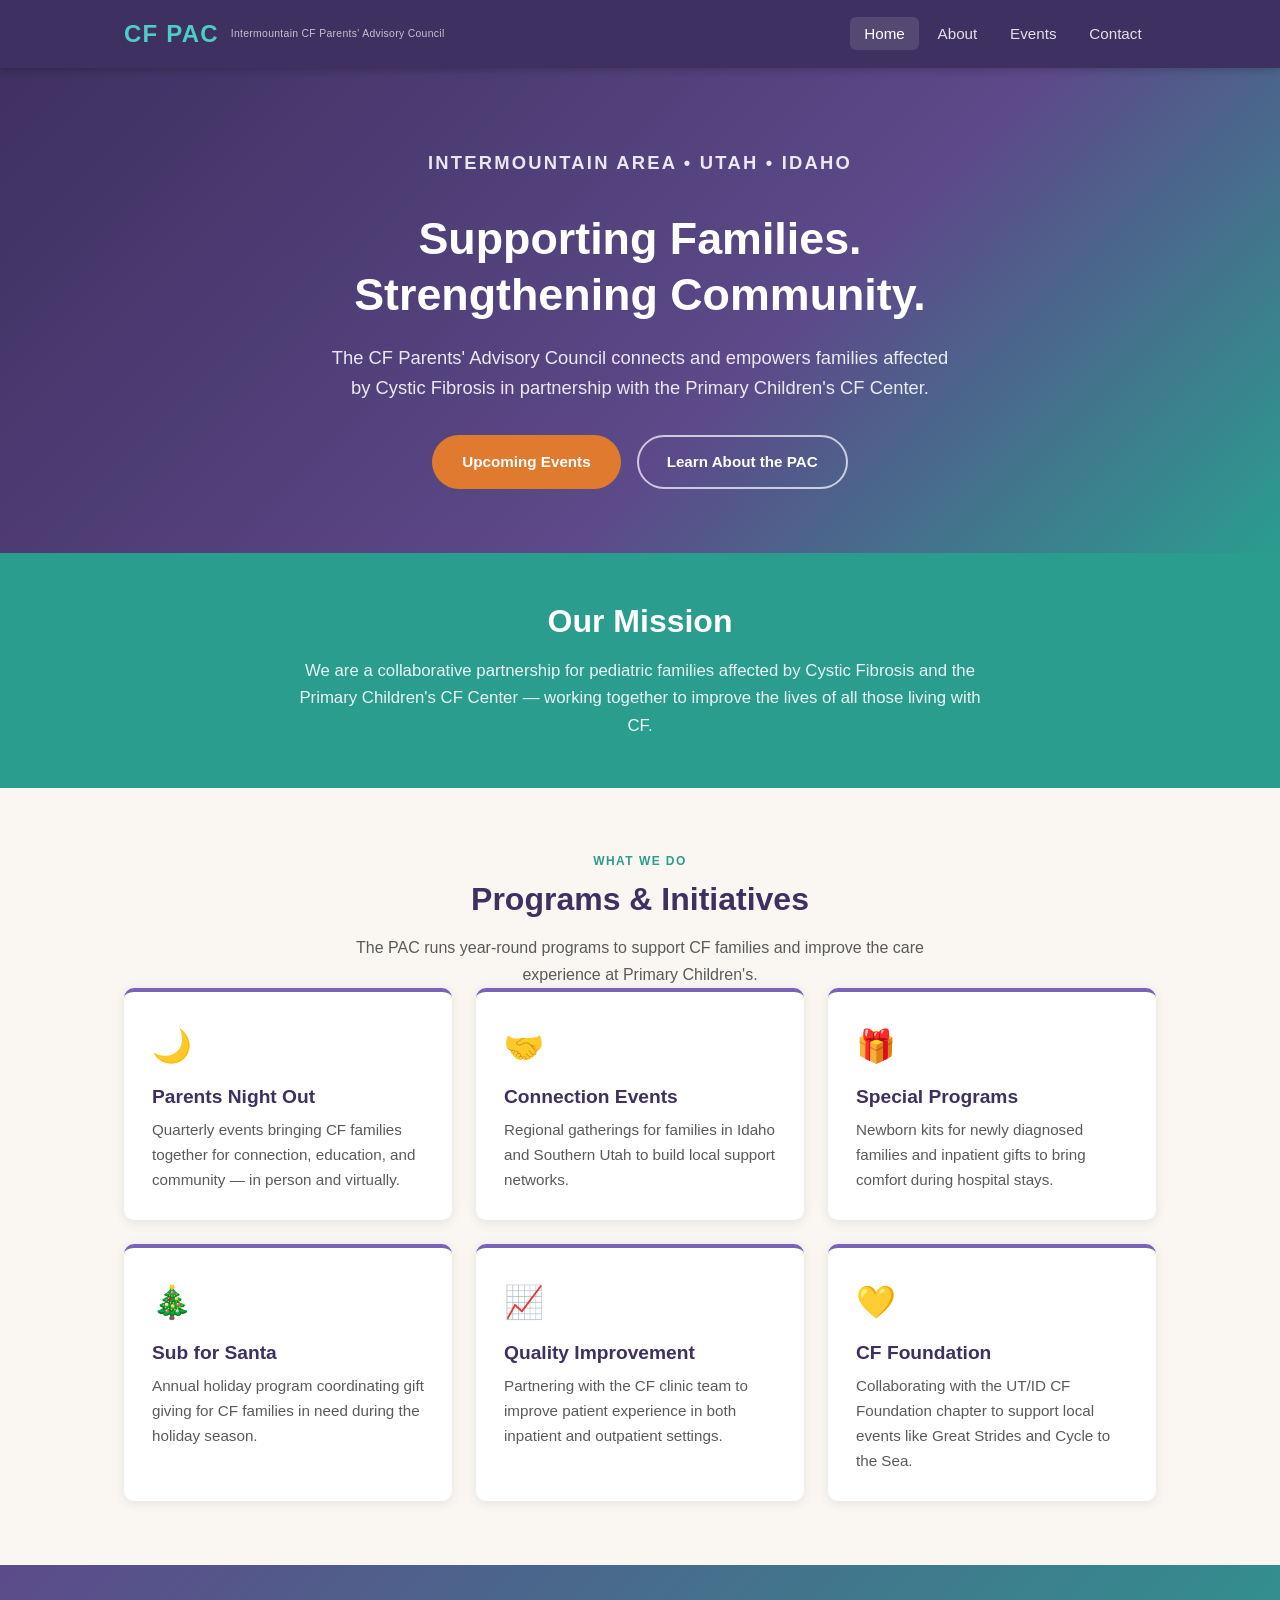
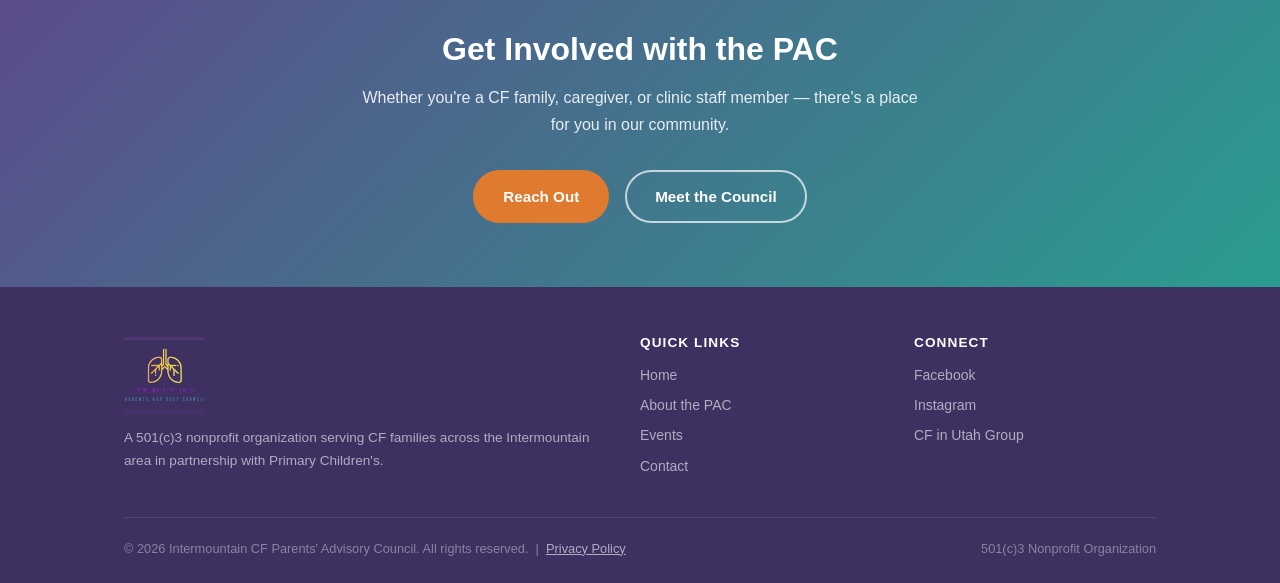
<file: index.html>
<!DOCTYPE html>
<html lang="en">
<head>
  <meta charset="UTF-8">
  <meta name="viewport" content="width=device-width, initial-scale=1.0">
  <title>Intermountain CF Parents' Advisory Council</title>
  <meta name="description" content="The Intermountain Cystic Fibrosis Parents' Advisory Council supports CF families across the Intermountain area through connection, resources, and advocacy.">
  <link rel="icon" type="image/x-icon" href="favicon.ico">
  <link rel="apple-touch-icon" href="images/apple-touch-icon.png">
  <link rel="stylesheet" href="css/style.css">
</head>
<body>

  <!-- Navigation -->
  <header class="site-header">
    <nav class="nav-inner">
      <a href="index.html" class="nav-logo">
        <span class="logo-abbr">CF PAC</span>
        <span class="logo-full">Intermountain CF Parents' Advisory Council</span>
      </a>
      <button class="nav-toggle" aria-label="Toggle menu" id="navToggle">
        <span></span><span></span><span></span>
      </button>
      <ul class="nav-links" id="navLinks">
        <li><a href="index.html" class="active">Home</a></li>
        <li><a href="about.html">About</a></li>
        <li><a href="events.html">Events</a></li>
        <li><a href="contact.html">Contact</a></li>
      </ul>
    </nav>
  </header>

  <!-- Hero -->
  <section class="hero">
    <div class="container">
      <p class="section-label">Intermountain Area &bull; Utah &bull; Idaho</p>
      <h1>Supporting Families.<br>Strengthening Community.</h1>
      <p>The CF Parents' Advisory Council connects and empowers families affected by Cystic Fibrosis in partnership with the Primary Children's CF Center.</p>
      <div class="hero-buttons">
        <a href="events.html" class="btn btn-primary">Upcoming Events</a>
        <a href="about.html" class="btn btn-outline">Learn About the PAC</a>
      </div>
    </div>
  </section>

  <!-- Mission Strip -->
  <section class="mission-strip">
    <div class="container">
      <h2>Our Mission</h2>
      <p>We are a collaborative partnership for pediatric families affected by Cystic Fibrosis and the Primary Children's CF Center — working together to improve the lives of all those living with CF.</p>
    </div>
  </section>

  <!-- Programs -->
  <section class="bg-cream">
    <div class="container">
      <div class="section-centered">
        <p class="section-label">What We Do</p>
        <h2 class="section-title">Programs &amp; Initiatives</h2>
        <p class="section-intro">The PAC runs year-round programs to support CF families and improve the care experience at Primary Children's.</p>
      </div>
      <div class="cards">
        <div class="card">
          <div class="card-icon">🌙</div>
          <h3>Parents Night Out</h3>
          <p>Quarterly events bringing CF families together for connection, education, and community — in person and virtually.</p>
        </div>
        <div class="card">
          <div class="card-icon">🤝</div>
          <h3>Connection Events</h3>
          <p>Regional gatherings for families in Idaho and Southern Utah to build local support networks.</p>
        </div>
        <div class="card">
          <div class="card-icon">🎁</div>
          <h3>Special Programs</h3>
          <p>Newborn kits for newly diagnosed families and inpatient gifts to bring comfort during hospital stays.</p>
        </div>
        <div class="card">
          <div class="card-icon">🎄</div>
          <h3>Sub for Santa</h3>
          <p>Annual holiday program coordinating gift giving for CF families in need during the holiday season.</p>
        </div>
        <div class="card">
          <div class="card-icon">📈</div>
          <h3>Quality Improvement</h3>
          <p>Partnering with the CF clinic team to improve patient experience in both inpatient and outpatient settings.</p>
        </div>
        <div class="card">
          <div class="card-icon">💛</div>
          <h3>CF Foundation</h3>
          <p>Collaborating with the UT/ID CF Foundation chapter to support local events like Great Strides and Cycle to the Sea.</p>
        </div>
      </div>
    </div>
  </section>

  <!-- Get Involved CTA -->
  <section class="cta-banner">
    <div class="container">
      <h2>Get Involved with the PAC</h2>
      <p>Whether you're a CF family, caregiver, or clinic staff member — there's a place for you in our community.</p>
      <div class="hero-buttons">
        <a href="contact.html" class="btn btn-primary">Reach Out</a>
        <a href="about.html" class="btn btn-outline">Meet the Council</a>
      </div>
    </div>
  </section>

  <!-- Footer -->
  <footer class="site-footer">
    <div class="container">
      <div class="footer-inner">
        <div class="footer-brand">
          <img src="images/icfpac-logo.png" alt="ICFPAC Logo" class="footer-logo">
          <p>A 501(c)3 nonprofit organization serving CF families across the Intermountain area in partnership with Primary Children's.</p>
        </div>
        <div class="footer-col">
          <h4>Quick Links</h4>
          <ul>
            <li><a href="index.html">Home</a></li>
            <li><a href="about.html">About the PAC</a></li>
            <li><a href="events.html">Events</a></li>
            <li><a href="contact.html">Contact</a></li>
          </ul>
        </div>
        <div class="footer-col">
          <h4>Connect</h4>
          <ul>
            <li><a href="https://www.facebook.com/icf.parentsadvisorycouncil" target="_blank" rel="noopener">Facebook</a></li>
            <li><a href="https://www.instagram.com/cfinutah/" target="_blank" rel="noopener">Instagram</a></li>
            <li><a href="https://www.facebook.com/icf.parentsadvisorycouncil" target="_blank" rel="noopener">CF in Utah Group</a></li>
          </ul>
        </div>
      </div>
      <div class="footer-bottom">
        <span>&copy; 2026 Intermountain CF Parents' Advisory Council. All rights reserved. &nbsp;|&nbsp; <a href="privacy.html">Privacy Policy</a></span>
        <span>501(c)3 Nonprofit Organization</span>
      </div>
    </div>
  </footer>

  <script src="js/main.js"></script>
</body>
</html>
</file>
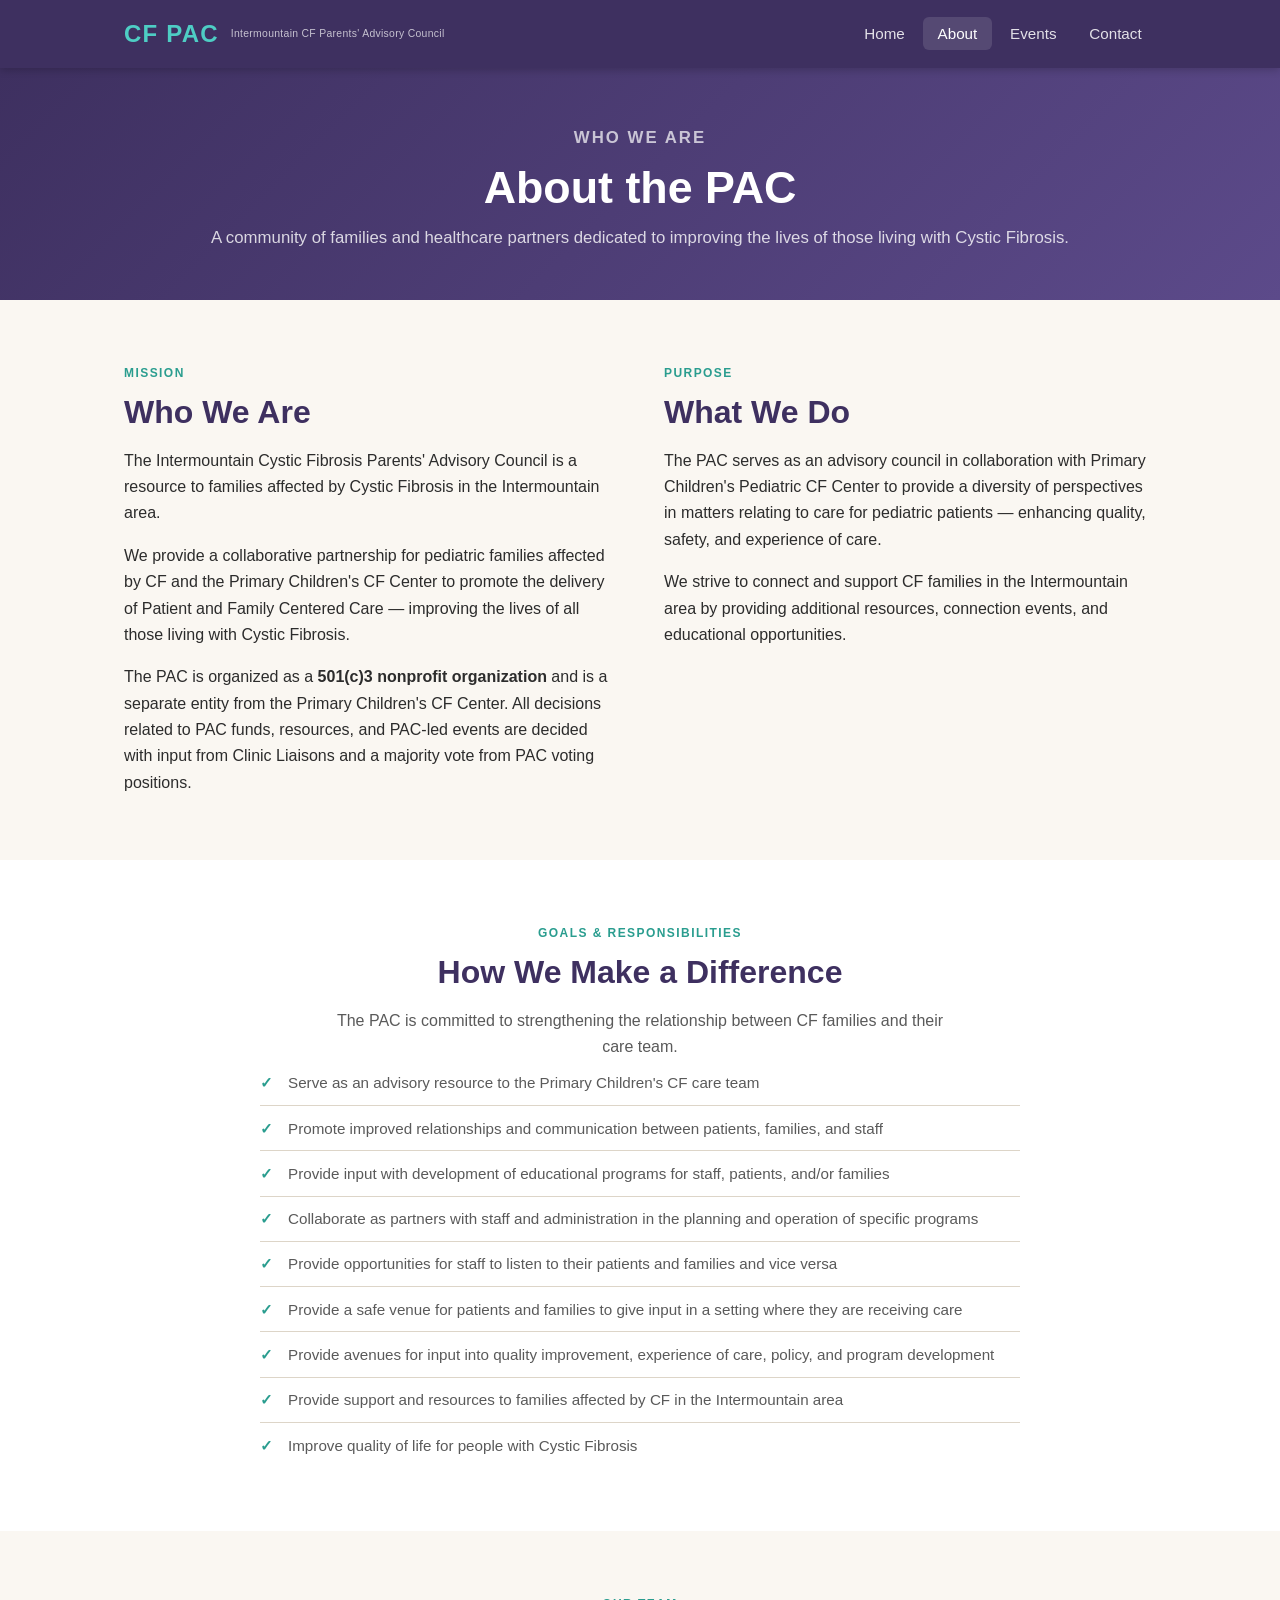
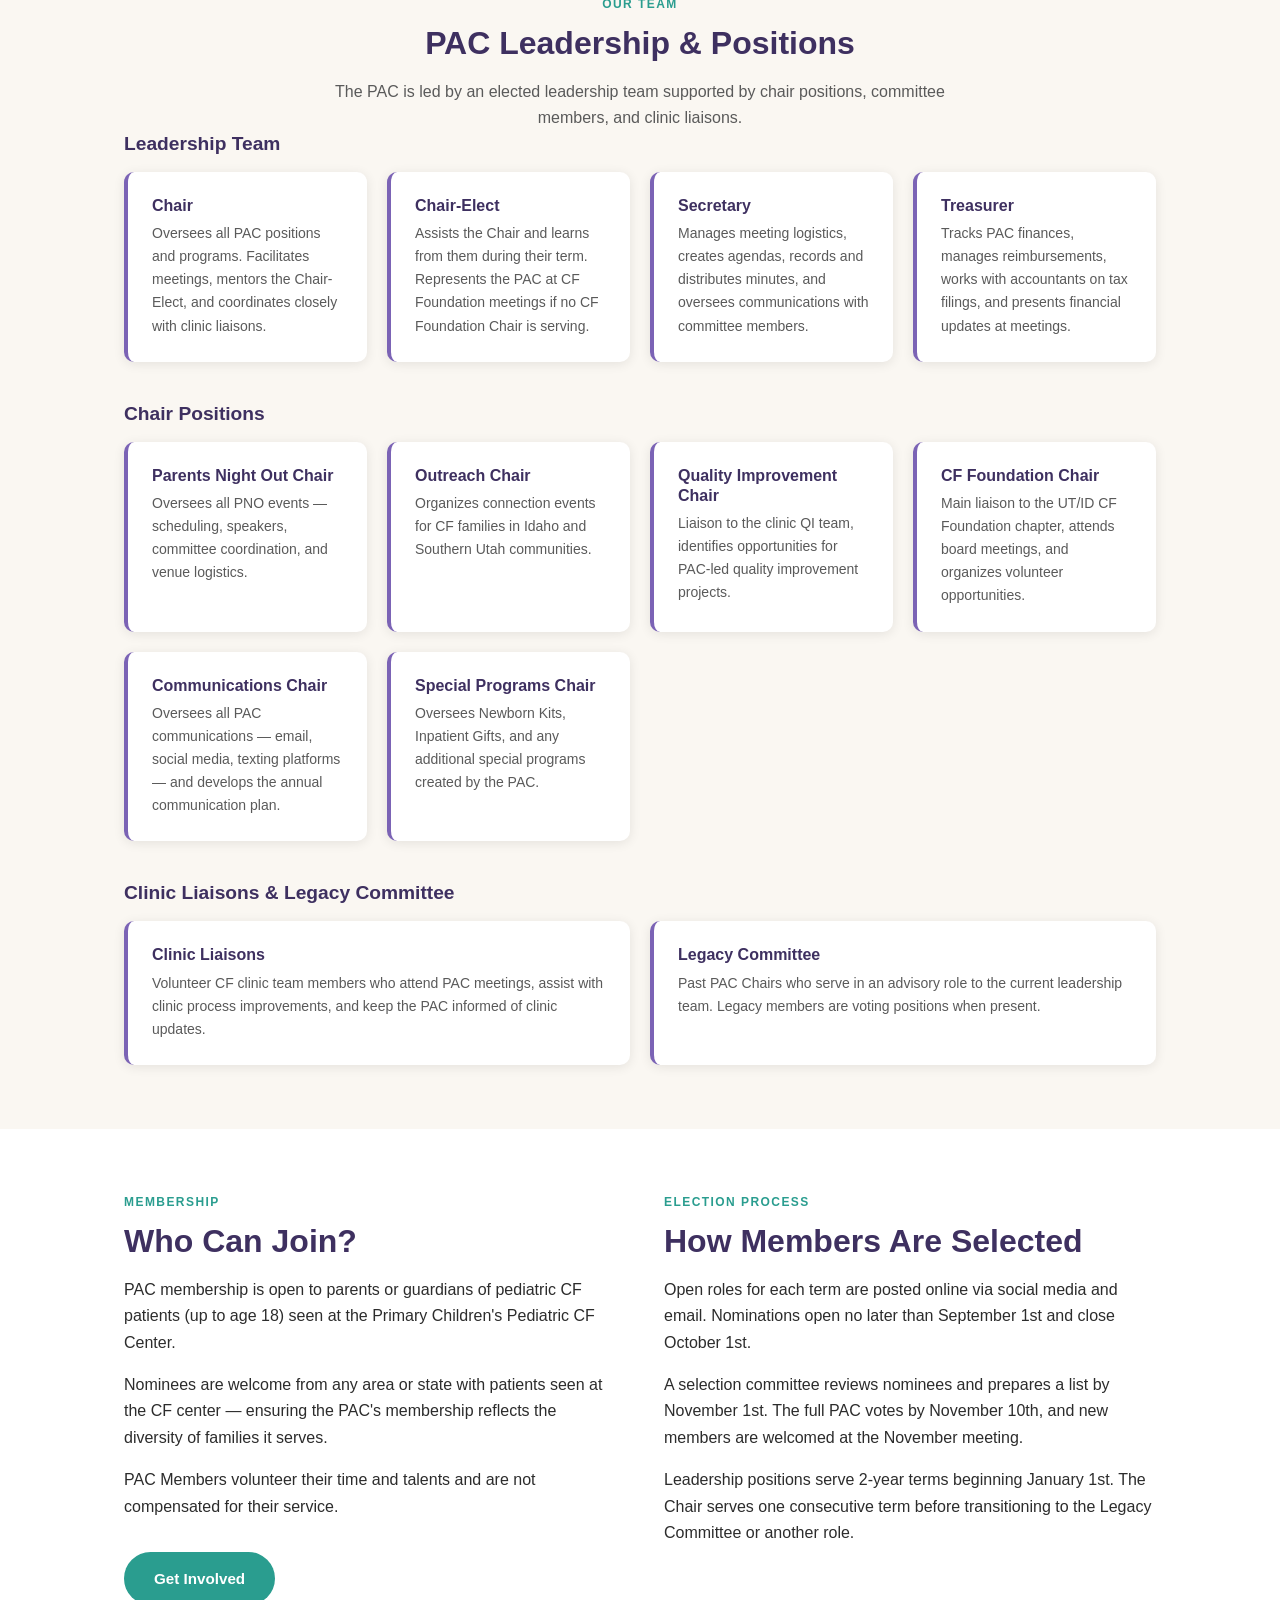
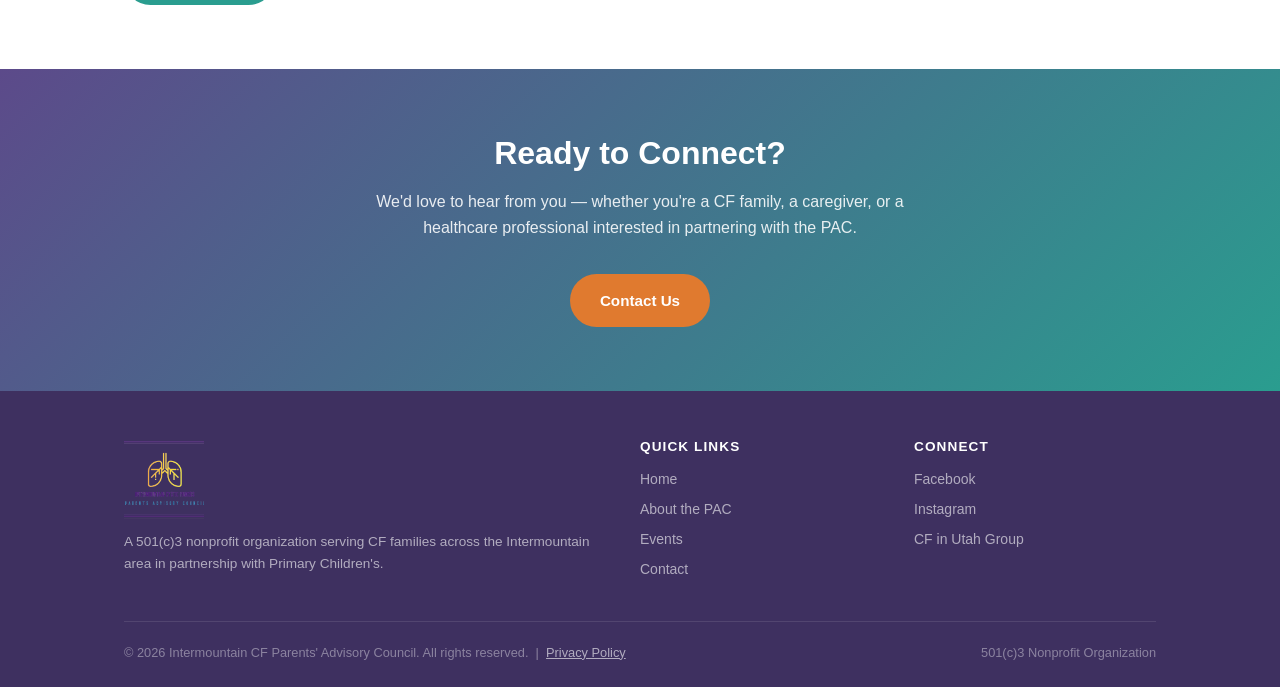
<file: about.html>
<!DOCTYPE html>
<html lang="en">
<head>
  <meta charset="UTF-8">
  <meta name="viewport" content="width=device-width, initial-scale=1.0">
  <title>About | Intermountain CF Parents' Advisory Council</title>
  <meta name="description" content="Learn about the mission, purpose, and leadership of the Intermountain CF Parents' Advisory Council.">
  <link rel="icon" type="image/x-icon" href="favicon.ico">
  <link rel="apple-touch-icon" href="images/apple-touch-icon.png">
  <link rel="stylesheet" href="css/style.css">
</head>
<body>

  <!-- Navigation -->
  <header class="site-header">
    <nav class="nav-inner">
      <a href="index.html" class="nav-logo">
        <span class="logo-abbr">CF PAC</span>
        <span class="logo-full">Intermountain CF Parents' Advisory Council</span>
      </a>
      <button class="nav-toggle" aria-label="Toggle menu" id="navToggle">
        <span></span><span></span><span></span>
      </button>
      <ul class="nav-links" id="navLinks">
        <li><a href="index.html">Home</a></li>
        <li><a href="about.html" class="active">About</a></li>
        <li><a href="events.html">Events</a></li>
        <li><a href="contact.html">Contact</a></li>
      </ul>
    </nav>
  </header>

  <!-- Page Header -->
  <section class="page-header">
    <div class="container">
      <p class="section-label" style="color: rgba(255,255,255,0.7);">Who We Are</p>
      <h1>About the PAC</h1>
      <p>A community of families and healthcare partners dedicated to improving the lives of those living with Cystic Fibrosis.</p>
    </div>
  </section>

  <!-- Mission & Purpose -->
  <section class="bg-cream">
    <div class="container">
      <div class="two-col">
        <div>
          <p class="section-label">Mission</p>
          <h2 class="section-title">Who We Are</h2>
          <p>The Intermountain Cystic Fibrosis Parents' Advisory Council is a resource to families affected by Cystic Fibrosis in the Intermountain area.</p>
          <p>We provide a collaborative partnership for pediatric families affected by CF and the Primary Children's CF Center to promote the delivery of Patient and Family Centered Care — improving the lives of all those living with Cystic Fibrosis.</p>
          <p>The PAC is organized as a <strong>501(c)3 nonprofit organization</strong> and is a separate entity from the Primary Children's CF Center. All decisions related to PAC funds, resources, and PAC-led events are decided with input from Clinic Liaisons and a majority vote from PAC voting positions.</p>
        </div>
        <div>
          <p class="section-label">Purpose</p>
          <h2 class="section-title">What We Do</h2>
          <p>The PAC serves as an advisory council in collaboration with Primary Children's Pediatric CF Center to provide a diversity of perspectives in matters relating to care for pediatric patients — enhancing quality, safety, and experience of care.</p>
          <p>We strive to connect and support CF families in the Intermountain area by providing additional resources, connection events, and educational opportunities.</p>
        </div>
      </div>
    </div>
  </section>

  <!-- Goals -->
  <section class="bg-white">
    <div class="container">
      <div class="section-centered">
        <p class="section-label">Goals &amp; Responsibilities</p>
        <h2 class="section-title">How We Make a Difference</h2>
        <p class="section-intro">The PAC is committed to strengthening the relationship between CF families and their care team.</p>
      </div>
      <div style="max-width: 760px; margin: 0 auto;">
        <ul class="goals-list">
          <li>Serve as an advisory resource to the Primary Children's CF care team</li>
          <li>Promote improved relationships and communication between patients, families, and staff</li>
          <li>Provide input with development of educational programs for staff, patients, and/or families</li>
          <li>Collaborate as partners with staff and administration in the planning and operation of specific programs</li>
          <li>Provide opportunities for staff to listen to their patients and families and vice versa</li>
          <li>Provide a safe venue for patients and families to give input in a setting where they are receiving care</li>
          <li>Provide avenues for input into quality improvement, experience of care, policy, and program development</li>
          <li>Provide support and resources to families affected by CF in the Intermountain area</li>
          <li>Improve quality of life for people with Cystic Fibrosis</li>
        </ul>
      </div>
    </div>
  </section>

  <!-- Leadership -->
  <section class="bg-cream">
    <div class="container">
      <div class="section-centered">
        <p class="section-label">Our Team</p>
        <h2 class="section-title">PAC Leadership &amp; Positions</h2>
        <p class="section-intro">The PAC is led by an elected leadership team supported by chair positions, committee members, and clinic liaisons.</p>
      </div>

      <h3 style="margin-bottom: 1rem; color: var(--purple-dark);">Leadership Team</h3>
      <div class="leadership-grid" style="margin-bottom: 2.5rem;">
        <div class="role-card">
          <h3>Chair</h3>
          <p>Oversees all PAC positions and programs. Facilitates meetings, mentors the Chair-Elect, and coordinates closely with clinic liaisons.</p>
        </div>
        <div class="role-card">
          <h3>Chair-Elect</h3>
          <p>Assists the Chair and learns from them during their term. Represents the PAC at CF Foundation meetings if no CF Foundation Chair is serving.</p>
        </div>
        <div class="role-card">
          <h3>Secretary</h3>
          <p>Manages meeting logistics, creates agendas, records and distributes minutes, and oversees communications with committee members.</p>
        </div>
        <div class="role-card">
          <h3>Treasurer</h3>
          <p>Tracks PAC finances, manages reimbursements, works with accountants on tax filings, and presents financial updates at meetings.</p>
        </div>
      </div>

      <h3 style="margin-bottom: 1rem; color: var(--purple-dark);">Chair Positions</h3>
      <div class="leadership-grid" style="margin-bottom: 2.5rem;">
        <div class="role-card">
          <h3>Parents Night Out Chair</h3>
          <p>Oversees all PNO events — scheduling, speakers, committee coordination, and venue logistics.</p>
        </div>
        <div class="role-card">
          <h3>Outreach Chair</h3>
          <p>Organizes connection events for CF families in Idaho and Southern Utah communities.</p>
        </div>
        <div class="role-card">
          <h3>Quality Improvement Chair</h3>
          <p>Liaison to the clinic QI team, identifies opportunities for PAC-led quality improvement projects.</p>
        </div>
        <div class="role-card">
          <h3>CF Foundation Chair</h3>
          <p>Main liaison to the UT/ID CF Foundation chapter, attends board meetings, and organizes volunteer opportunities.</p>
        </div>
        <div class="role-card">
          <h3>Communications Chair</h3>
          <p>Oversees all PAC communications — email, social media, texting platforms — and develops the annual communication plan.</p>
        </div>
        <div class="role-card">
          <h3>Special Programs Chair</h3>
          <p>Oversees Newborn Kits, Inpatient Gifts, and any additional special programs created by the PAC.</p>
        </div>
      </div>

      <h3 style="margin-bottom: 1rem; color: var(--purple-dark);">Clinic Liaisons &amp; Legacy Committee</h3>
      <div class="leadership-grid">
        <div class="role-card">
          <h3>Clinic Liaisons</h3>
          <p>Volunteer CF clinic team members who attend PAC meetings, assist with clinic process improvements, and keep the PAC informed of clinic updates.</p>
        </div>
        <div class="role-card">
          <h3>Legacy Committee</h3>
          <p>Past PAC Chairs who serve in an advisory role to the current leadership team. Legacy members are voting positions when present.</p>
        </div>
      </div>
    </div>
  </section>

  <!-- Membership -->
  <section class="bg-white">
    <div class="container">
      <div class="two-col">
        <div>
          <p class="section-label">Membership</p>
          <h2 class="section-title">Who Can Join?</h2>
          <p>PAC membership is open to parents or guardians of pediatric CF patients (up to age 18) seen at the Primary Children's Pediatric CF Center.</p>
          <p>Nominees are welcome from any area or state with patients seen at the CF center — ensuring the PAC's membership reflects the diversity of families it serves.</p>
          <p>PAC Members volunteer their time and talents and are not compensated for their service.</p>
          <a href="contact.html" class="btn btn-teal mt-1">Get Involved</a>
        </div>
        <div>
          <p class="section-label">Election Process</p>
          <h2 class="section-title">How Members Are Selected</h2>
          <p>Open roles for each term are posted online via social media and email. Nominations open no later than September 1st and close October 1st.</p>
          <p>A selection committee reviews nominees and prepares a list by November 1st. The full PAC votes by November 10th, and new members are welcomed at the November meeting.</p>
          <p>Leadership positions serve 2-year terms beginning January 1st. The Chair serves one consecutive term before transitioning to the Legacy Committee or another role.</p>
        </div>
      </div>
    </div>
  </section>

  <!-- CTA -->
  <section class="cta-banner">
    <div class="container">
      <h2>Ready to Connect?</h2>
      <p>We'd love to hear from you — whether you're a CF family, a caregiver, or a healthcare professional interested in partnering with the PAC.</p>
      <a href="contact.html" class="btn btn-primary">Contact Us</a>
    </div>
  </section>

  <!-- Footer -->
  <footer class="site-footer">
    <div class="container">
      <div class="footer-inner">
        <div class="footer-brand">
          <img src="images/icfpac-logo.png" alt="ICFPAC Logo" class="footer-logo">
          <p>A 501(c)3 nonprofit organization serving CF families across the Intermountain area in partnership with Primary Children's.</p>
        </div>
        <div class="footer-col">
          <h4>Quick Links</h4>
          <ul>
            <li><a href="index.html">Home</a></li>
            <li><a href="about.html">About the PAC</a></li>
            <li><a href="events.html">Events</a></li>
            <li><a href="contact.html">Contact</a></li>
          </ul>
        </div>
        <div class="footer-col">
          <h4>Connect</h4>
          <ul>
            <li><a href="https://www.facebook.com/icf.parentsadvisorycouncil" target="_blank" rel="noopener">Facebook</a></li>
            <li><a href="https://www.instagram.com/cfinutah/" target="_blank" rel="noopener">Instagram</a></li>
            <li><a href="https://www.facebook.com/icf.parentsadvisorycouncil" target="_blank" rel="noopener">CF in Utah Group</a></li>
          </ul>
        </div>
      </div>
      <div class="footer-bottom">
        <span>&copy; 2026 Intermountain CF Parents' Advisory Council. All rights reserved. &nbsp;|&nbsp; <a href="privacy.html">Privacy Policy</a></span>
        <span>501(c)3 Nonprofit Organization</span>
      </div>
    </div>
  </footer>

  <script src="js/main.js"></script>
</body>
</html>
</file>
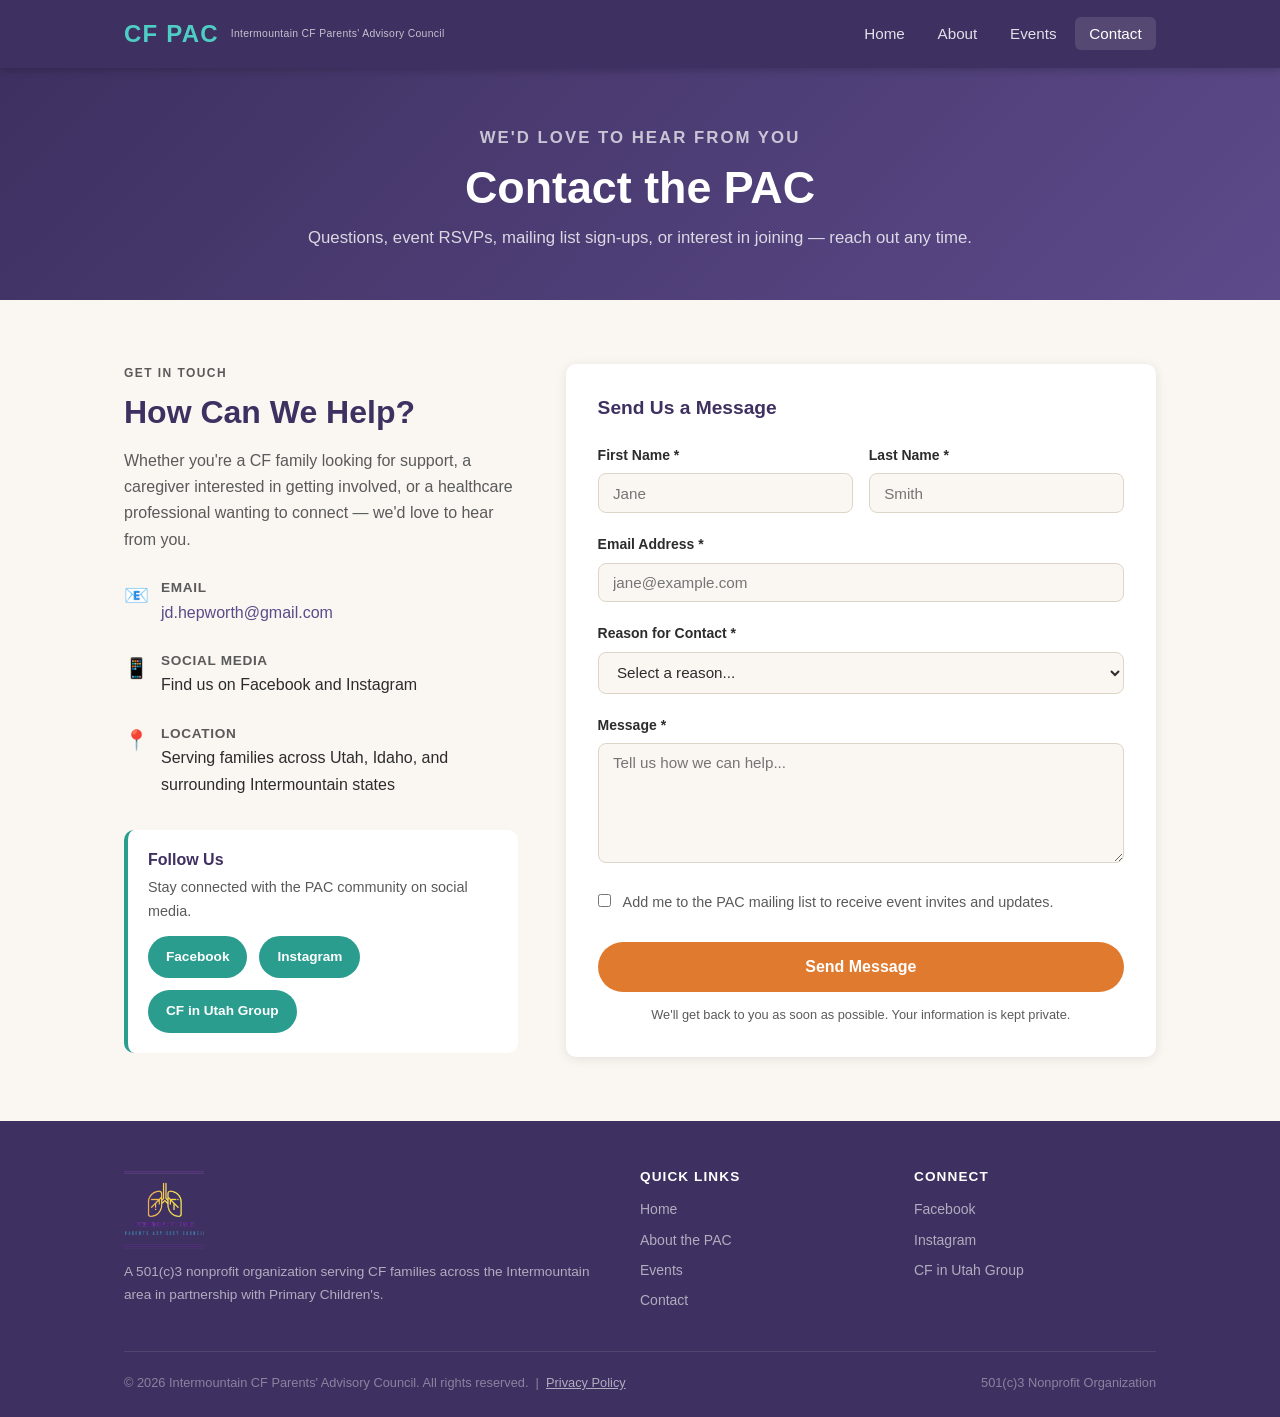
<file: contact.html>
<!DOCTYPE html>
<html lang="en">
<head>
  <meta charset="UTF-8">
  <meta name="viewport" content="width=device-width, initial-scale=1.0">
  <title>Contact | Intermountain CF Parents' Advisory Council</title>
  <meta name="description" content="Get in touch with the Intermountain CF Parents' Advisory Council — questions, event RSVPs, or joining the PAC.">
  <link rel="icon" type="image/x-icon" href="favicon.ico">
  <link rel="apple-touch-icon" href="images/apple-touch-icon.png">
  <link rel="stylesheet" href="css/style.css">
</head>
<body>

  <!-- Navigation -->
  <header class="site-header">
    <nav class="nav-inner">
      <a href="index.html" class="nav-logo">
        <span class="logo-abbr">CF PAC</span>
        <span class="logo-full">Intermountain CF Parents' Advisory Council</span>
      </a>
      <button class="nav-toggle" aria-label="Toggle menu" id="navToggle">
        <span></span><span></span><span></span>
      </button>
      <ul class="nav-links" id="navLinks">
        <li><a href="index.html">Home</a></li>
        <li><a href="about.html">About</a></li>
        <li><a href="events.html">Events</a></li>
        <li><a href="contact.html" class="active">Contact</a></li>
      </ul>
    </nav>
  </header>

  <!-- Page Header -->
  <section class="page-header">
    <div class="container">
      <p class="section-label" style="color: rgba(255,255,255,0.7);">We'd love to hear from you</p>
      <h1>Contact the PAC</h1>
      <p>Questions, event RSVPs, mailing list sign-ups, or interest in joining — reach out any time.</p>
    </div>
  </section>

  <!-- Contact Form + Info -->
  <section class="bg-cream">
    <div class="container">
      <div class="contact-wrap">

        <!-- Left: Info -->
        <div class="contact-info">
          <p class="section-label">Get in Touch</p>
          <h2>How Can We Help?</h2>
          <p>Whether you're a CF family looking for support, a caregiver interested in getting involved, or a healthcare professional wanting to connect — we'd love to hear from you.</p>

          <div class="contact-detail">
            <div class="contact-detail-icon">📧</div>
            <div class="contact-detail-text">
              <strong>Email</strong>
              <a href="mailto:jd.hepworth@gmail.com">jd.hepworth@gmail.com</a>
            </div>
          </div>

          <div class="contact-detail">
            <div class="contact-detail-icon">📱</div>
            <div class="contact-detail-text">
              <strong>Social Media</strong>
              <span>Find us on Facebook and Instagram</span>
            </div>
          </div>

          <div class="contact-detail">
            <div class="contact-detail-icon">📍</div>
            <div class="contact-detail-text">
              <strong>Location</strong>
              <span>Serving families across Utah, Idaho, and surrounding Intermountain states</span>
            </div>
          </div>

          <div style="margin-top: 2rem; padding: 1.25rem; background: var(--white); border-radius: var(--radius); border-left: 4px solid var(--teal);">
            <h3 style="font-size: 1rem; margin-bottom: 0.4rem;">Follow Us</h3>
            <p style="font-size: 0.9rem; color: var(--text-light); margin-bottom: 0.75rem;">Stay connected with the PAC community on social media.</p>
            <div style="display: flex; gap: 0.75rem; flex-wrap: wrap;">
              <a href="https://www.facebook.com/icf.parentsadvisorycouncil" target="_blank" rel="noopener" class="btn btn-teal" style="font-size: 0.85rem; padding: 0.5rem 1rem;">Facebook</a>
              <a href="https://www.instagram.com/cfinutah/" target="_blank" rel="noopener" class="btn btn-teal" style="font-size: 0.85rem; padding: 0.5rem 1rem;">Instagram</a>
              <a href="https://www.facebook.com/icf.parentsadvisorycouncil" target="_blank" rel="noopener" class="btn btn-teal" style="font-size: 0.85rem; padding: 0.5rem 1rem;">CF in Utah Group</a>
            </div>
          </div>
        </div>

        <!-- Right: Form -->
        <div class="form-card">
          <h3 style="margin-bottom: 1.5rem; color: var(--purple-dark);">Send Us a Message</h3>

          <!--
            This form is wired up to a Supabase Edge Function (see
            supabase/functions/contact-form and supabase/README.md).
            Fill in js/supabase-config.js with your project's URL and
            anon key -- the actual submit handling lives in js/main.js.
          -->
          <form id="contactForm">

            <div class="form-row">
              <div class="form-group">
                <label for="firstName">First Name *</label>
                <input type="text" id="firstName" name="firstName" required placeholder="Jane">
              </div>
              <div class="form-group">
                <label for="lastName">Last Name *</label>
                <input type="text" id="lastName" name="lastName" required placeholder="Smith">
              </div>
            </div>

            <div class="form-group">
              <label for="email">Email Address *</label>
              <input type="email" id="email" name="email" required placeholder="jane@example.com">
            </div>

            <div class="form-group">
              <label for="reason">Reason for Contact *</label>
              <select id="reason" name="reason" required>
                <option value="" disabled selected>Select a reason...</option>
                <option value="general">General Question</option>
                <option value="join">Interested in Joining the PAC</option>
                <option value="mailing-list">Join the Mailing List</option>
                <option value="resources">Request Resources / Support</option>
                <option value="volunteer">Volunteer Opportunity</option>
                <option value="data-removal">Data Removal Request</option>
                <option value="other">Other</option>
              </select>
            </div>

            <div class="form-group">
              <label for="message">Message *</label>
              <textarea id="message" name="message" required placeholder="Tell us how we can help..."></textarea>
            </div>

            <div class="form-group" style="display: flex; align-items: flex-start; gap: 0.75rem;">
              <input type="checkbox" id="mailingList" name="mailingList" value="yes"
                style="width: auto; margin-top: 3px; flex-shrink: 0;">
              <label for="mailingList" style="font-weight: 400; color: var(--text-light); font-size: 0.9rem; cursor: pointer;">
                Add me to the PAC mailing list to receive event invites and updates.
              </label>
            </div>

            <!-- Honeypot to prevent spam -->
            <input type="text" name="_gotcha" style="display: none;" tabindex="-1" autocomplete="off">

            <!-- Error message (shown by JS if the submission fails) -->
            <div id="formError" style="display: none; background: #fdecea; color: #9b2c2c; border-radius: var(--radius); padding: 0.75rem 1rem; margin-bottom: 1rem; font-size: 0.9rem;"></div>

            <button type="submit" class="btn btn-primary" style="width: 100%; font-size: 1rem; padding: 0.9rem;">
              Send Message
            </button>

            <p style="font-size: 0.8rem; color: var(--text-light); text-align: center; margin-top: 0.75rem;">
              We'll get back to you as soon as possible. Your information is kept private.
            </p>

          </form>

          <!-- Success message (shown by JS after submit) -->
          <div id="formSuccess" style="display: none; text-align: center; padding: 2rem;">
            <div style="font-size: 3rem; margin-bottom: 1rem;">✅</div>
            <h3 style="color: var(--teal); margin-bottom: 0.5rem;">Message Sent!</h3>
            <p style="color: var(--text-light);">Thank you for reaching out. We'll be in touch soon.</p>
          </div>

        </div>
      </div>
    </div>
  </section>

  <!-- Footer -->
  <footer class="site-footer">
    <div class="container">
      <div class="footer-inner">
        <div class="footer-brand">
          <img src="images/icfpac-logo.png" alt="ICFPAC Logo" class="footer-logo">
          <p>A 501(c)3 nonprofit organization serving CF families across the Intermountain area in partnership with Primary Children's.</p>
        </div>
        <div class="footer-col">
          <h4>Quick Links</h4>
          <ul>
            <li><a href="index.html">Home</a></li>
            <li><a href="about.html">About the PAC</a></li>
            <li><a href="events.html">Events</a></li>
            <li><a href="contact.html">Contact</a></li>
          </ul>
        </div>
        <div class="footer-col">
          <h4>Connect</h4>
          <ul>
            <li><a href="https://www.facebook.com/icf.parentsadvisorycouncil" target="_blank" rel="noopener">Facebook</a></li>
            <li><a href="https://www.instagram.com/cfinutah/" target="_blank" rel="noopener">Instagram</a></li>
            <li><a href="https://www.facebook.com/icf.parentsadvisorycouncil" target="_blank" rel="noopener">CF in Utah Group</a></li>
          </ul>
        </div>
      </div>
      <div class="footer-bottom">
        <span>&copy; 2026 Intermountain CF Parents' Advisory Council. All rights reserved. &nbsp;|&nbsp; <a href="privacy.html">Privacy Policy</a></span>
        <span>501(c)3 Nonprofit Organization</span>
      </div>
    </div>
  </footer>

  <script src="js/supabase-config.js"></script>
  <script src="js/main.js"></script>
</body>
</html>
</file>
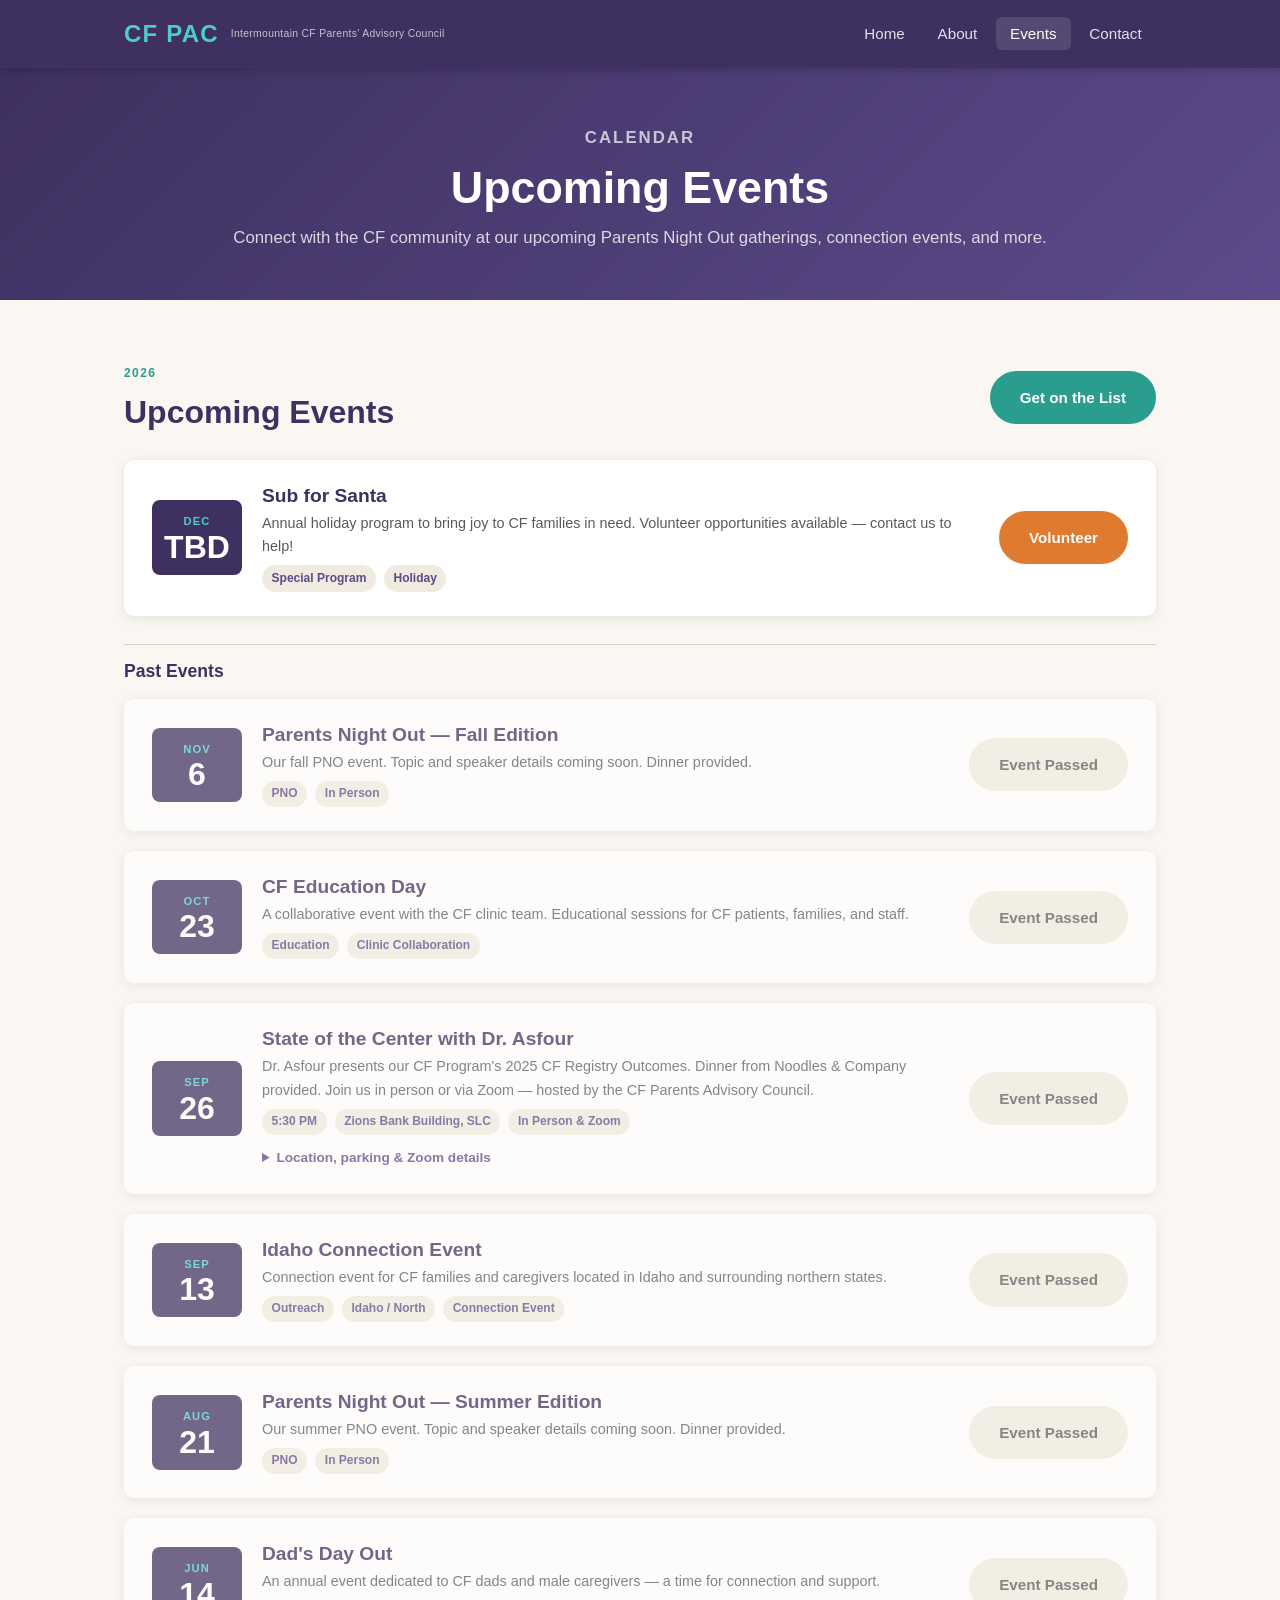
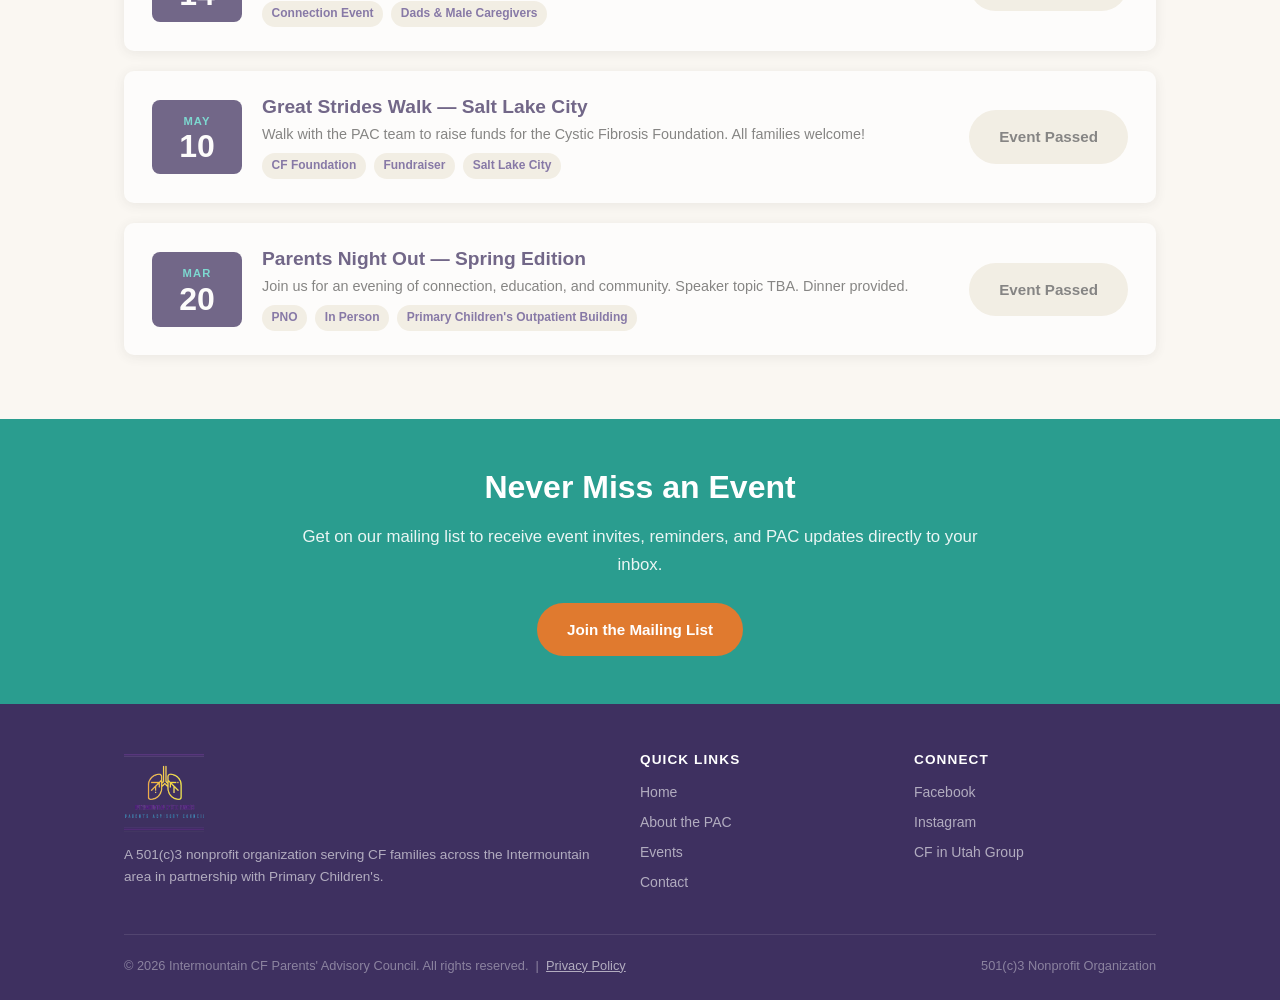
<file: events.html>
<!DOCTYPE html>
<html lang="en">
<head>
  <meta charset="UTF-8">
  <meta name="viewport" content="width=device-width, initial-scale=1.0">
  <title>Events | Intermountain CF Parents' Advisory Council</title>
  <meta name="description" content="Upcoming events from the Intermountain CF Parents' Advisory Council — Parents Night Out, Connection Events, and more.">
  <link rel="icon" type="image/x-icon" href="favicon.ico">
  <link rel="apple-touch-icon" href="images/apple-touch-icon.png">
  <link rel="stylesheet" href="css/style.css">
</head>
<body>

  <!-- Navigation -->
  <header class="site-header">
    <nav class="nav-inner">
      <a href="index.html" class="nav-logo">
        <span class="logo-abbr">CF PAC</span>
        <span class="logo-full">Intermountain CF Parents' Advisory Council</span>
      </a>
      <button class="nav-toggle" aria-label="Toggle menu" id="navToggle">
        <span></span><span></span><span></span>
      </button>
      <ul class="nav-links" id="navLinks">
        <li><a href="index.html">Home</a></li>
        <li><a href="about.html">About</a></li>
        <li><a href="events.html" class="active">Events</a></li>
        <li><a href="contact.html">Contact</a></li>
      </ul>
    </nav>
  </header>

  <!-- Page Header -->
  <section class="page-header">
    <div class="container">
      <p class="section-label" style="color: rgba(255,255,255,0.7);">Calendar</p>
      <h1>Upcoming Events</h1>
      <p>Connect with the CF community at our upcoming Parents Night Out gatherings, connection events, and more.</p>
    </div>
  </section>

  <!-- Events List -->
  <section class="bg-cream">
    <div class="container">

      <!-- Upcoming heading -->
      <div style="display: flex; align-items: center; justify-content: space-between; margin-bottom: 1.75rem; flex-wrap: wrap; gap: 1rem;">
        <div>
          <p class="section-label">2026</p>
          <h2 class="section-title" style="margin-bottom: 0;">Upcoming Events</h2>
        </div>
        <a href="contact.html" class="btn btn-teal">Get on the List</a>
      </div>

      <div class="events-list">

        <div class="event-card" data-date="2026-03-20">
          <div class="event-date">
            <span class="month">Mar</span>
            <span class="day">20</span>
          </div>
          <div class="event-info">
            <h3>Parents Night Out — Spring Edition</h3>
            <p>Join us for an evening of connection, education, and community. Speaker topic TBA. Dinner provided.</p>
            <div class="event-meta">
              <span class="event-tag">PNO</span>
              <span class="event-tag">In Person</span>
              <span class="event-tag">Primary Children's Outpatient Building</span>
            </div>
          </div>
          <div class="event-action">
            <button type="button" class="btn btn-primary rsvp-trigger" style="white-space: nowrap;" data-event-id="pno-spring-2026-03-20" data-event-name="Parents Night Out — Spring Edition (Mar 20)">RSVP</button>
          </div>
        </div>

        <div class="event-card" data-date="2026-05-10">
          <div class="event-date">
            <span class="month">May</span>
            <span class="day">10</span>
          </div>
          <div class="event-info">
            <h3>Great Strides Walk — Salt Lake City</h3>
            <p>Walk with the PAC team to raise funds for the Cystic Fibrosis Foundation. All families welcome!</p>
            <div class="event-meta">
              <span class="event-tag">CF Foundation</span>
              <span class="event-tag">Fundraiser</span>
              <span class="event-tag">Salt Lake City</span>
            </div>
          </div>
          <div class="event-action">
            <a href="contact.html" class="btn btn-primary" style="white-space: nowrap;">Learn More</a>
          </div>
        </div>

        <div class="event-card" data-date="2026-06-14">
          <div class="event-date">
            <span class="month">Jun</span>
            <span class="day">14</span>
          </div>
          <div class="event-info">
            <h3>Dad's Day Out</h3>
            <p>An annual event dedicated to CF dads and male caregivers — a time for connection and support.</p>
            <div class="event-meta">
              <span class="event-tag">Connection Event</span>
              <span class="event-tag">Dads &amp; Male Caregivers</span>
            </div>
          </div>
          <div class="event-action">
            <button type="button" class="btn btn-primary rsvp-trigger" style="white-space: nowrap;" data-event-id="dads-day-out-2026-06-14" data-event-name="Dad's Day Out (Jun 14)">RSVP</button>
          </div>
        </div>

        <div class="event-card" data-date="2026-08-21">
          <div class="event-date">
            <span class="month">Aug</span>
            <span class="day">21</span>
          </div>
          <div class="event-info">
            <h3>Parents Night Out — Summer Edition</h3>
            <p>Our summer PNO event. Topic and speaker details coming soon. Dinner provided.</p>
            <div class="event-meta">
              <span class="event-tag">PNO</span>
              <span class="event-tag">In Person</span>
            </div>
          </div>
          <div class="event-action">
            <button type="button" class="btn btn-primary rsvp-trigger" style="white-space: nowrap;" data-event-id="pno-summer-2026-08-21" data-event-name="Parents Night Out — Summer Edition (Aug 21)">RSVP</button>
          </div>
        </div>

        <div class="event-card" data-date="2026-09-13">
          <div class="event-date">
            <span class="month">Sep</span>
            <span class="day">13</span>
          </div>
          <div class="event-info">
            <h3>Idaho Connection Event</h3>
            <p>Connection event for CF families and caregivers located in Idaho and surrounding northern states.</p>
            <div class="event-meta">
              <span class="event-tag">Outreach</span>
              <span class="event-tag">Idaho / North</span>
              <span class="event-tag">Connection Event</span>
            </div>
          </div>
          <div class="event-action">
            <button type="button" class="btn btn-primary rsvp-trigger" style="white-space: nowrap;" data-event-id="idaho-connection-2026-09-13" data-event-name="Idaho Connection Event (Sep 13)">RSVP</button>
          </div>
        </div>

        <div class="event-card" data-date="2026-09-26">
          <div class="event-date">
            <span class="month">Sep</span>
            <span class="day">26</span>
          </div>
          <div class="event-info">
            <h3>State of the Center with Dr. Asfour</h3>
            <p>Dr. Asfour presents our CF Program's 2025 CF Registry Outcomes. Dinner from Noodles &amp; Company provided. Join us in person or via Zoom — hosted by the CF Parents Advisory Council.</p>
            <div class="event-meta">
              <span class="event-tag">5:30 PM</span>
              <span class="event-tag">Zions Bank Building, SLC</span>
              <span class="event-tag">In Person &amp; Zoom</span>
            </div>
            <details style="margin-top: 0.75rem;">
              <summary style="cursor: pointer; font-size: 0.85rem; font-weight: 600; color: var(--purple);">Location, parking &amp; Zoom details</summary>
              <div style="margin-top: 0.6rem; font-size: 0.85rem; color: var(--text-light); line-height: 1.6;">
                <p><strong>Location:</strong> Zions Bank Building, 1 South Main Street — 18th Floor (Founder's Room), Salt Lake City, UT 84133.</p>
                <p><strong>Parking:</strong> Heading south on State Street, park underground in the East City Creek lot. After you get your ticket, turn right, go as far as allowed, then turn left and go as far as you can — you'll find an underground entrance for Zions Bank on the right.</p>
                <p><strong>Can't join in person?</strong> Join us via Zoom — we'll start the meeting as the presentation begins, around 6:30 pm.<br><a href="https://zoom.us/j/9621703775?pwd=Q3owK2tGYU1lcnFqeU94dXlRTTQwQT09&amp;omn=95814024680" target="_blank" rel="noopener">Join on Zoom</a></p>
              </div>
            </details>
          </div>
          <div class="event-action">
            <button type="button" class="btn btn-primary rsvp-trigger" style="white-space: nowrap;" data-event-id="state-of-the-center-2026-09-26" data-event-name="State of the Center with Dr. Asfour (Sep 26, 5:30 PM)">RSVP</button>
          </div>
        </div>

        <div class="event-card" data-date="2026-10-23">
          <div class="event-date">
            <span class="month">Oct</span>
            <span class="day">23</span>
          </div>
          <div class="event-info">
            <h3>CF Education Day</h3>
            <p>A collaborative event with the CF clinic team. Educational sessions for CF patients, families, and staff.</p>
            <div class="event-meta">
              <span class="event-tag">Education</span>
              <span class="event-tag">Clinic Collaboration</span>
            </div>
          </div>
          <div class="event-action">
            <a href="contact.html" class="btn btn-primary" style="white-space: nowrap;">Learn More</a>
          </div>
        </div>

        <div class="event-card" data-date="2026-11-06">
          <div class="event-date">
            <span class="month">Nov</span>
            <span class="day">6</span>
          </div>
          <div class="event-info">
            <h3>Parents Night Out — Fall Edition</h3>
            <p>Our fall PNO event. Topic and speaker details coming soon. Dinner provided.</p>
            <div class="event-meta">
              <span class="event-tag">PNO</span>
              <span class="event-tag">In Person</span>
            </div>
          </div>
          <div class="event-action">
            <button type="button" class="btn btn-primary rsvp-trigger" style="white-space: nowrap;" data-event-id="pno-fall-2026-11-06" data-event-name="Parents Night Out — Fall Edition (Nov 6)">RSVP</button>
          </div>
        </div>

        <div class="event-card" data-date="2026-12-31">
          <div class="event-date">
            <span class="month">Dec</span>
            <span class="day">TBD</span>
          </div>
          <div class="event-info">
            <h3>Sub for Santa</h3>
            <p>Annual holiday program to bring joy to CF families in need. Volunteer opportunities available — contact us to help!</p>
            <div class="event-meta">
              <span class="event-tag">Special Program</span>
              <span class="event-tag">Holiday</span>
            </div>
          </div>
          <div class="event-action">
            <a href="contact.html" class="btn btn-primary" style="white-space: nowrap;">Volunteer</a>
          </div>
        </div>

      </div>
    </div>
  </section>

  <!-- Stay in the loop -->
  <section class="mission-strip">
    <div class="container">
      <h2>Never Miss an Event</h2>
      <p>Get on our mailing list to receive event invites, reminders, and PAC updates directly to your inbox.</p>
      <a href="contact.html" class="btn btn-primary mt-2" style="display: inline-block; margin-top: 1.5rem;">Join the Mailing List</a>
    </div>
  </section>

  <!-- Footer -->
  <footer class="site-footer">
    <div class="container">
      <div class="footer-inner">
        <div class="footer-brand">
          <img src="images/icfpac-logo.png" alt="ICFPAC Logo" class="footer-logo">
          <p>A 501(c)3 nonprofit organization serving CF families across the Intermountain area in partnership with Primary Children's.</p>
        </div>
        <div class="footer-col">
          <h4>Quick Links</h4>
          <ul>
            <li><a href="index.html">Home</a></li>
            <li><a href="about.html">About the PAC</a></li>
            <li><a href="events.html">Events</a></li>
            <li><a href="contact.html">Contact</a></li>
          </ul>
        </div>
        <div class="footer-col">
          <h4>Connect</h4>
          <ul>
            <li><a href="https://www.facebook.com/icf.parentsadvisorycouncil" target="_blank" rel="noopener">Facebook</a></li>
            <li><a href="https://www.instagram.com/cfinutah/" target="_blank" rel="noopener">Instagram</a></li>
            <li><a href="https://www.facebook.com/icf.parentsadvisorycouncil" target="_blank" rel="noopener">CF in Utah Group</a></li>
          </ul>
        </div>
      </div>
      <div class="footer-bottom">
        <span>&copy; 2026 Intermountain CF Parents' Advisory Council. All rights reserved. &nbsp;|&nbsp; <a href="privacy.html">Privacy Policy</a></span>
        <span>501(c)3 Nonprofit Organization</span>
      </div>
    </div>
  </footer>

  <!-- RSVP Modal -->
  <div class="modal-overlay" id="rsvpOverlay" style="display: none;">
    <div class="modal" role="dialog" aria-modal="true" aria-labelledby="rsvpModalTitle">
      <button type="button" class="modal-close" id="rsvpClose" aria-label="Close">&times;</button>

      <div id="rsvpFormWrap">
        <p class="section-label">RSVP</p>
        <h3 id="rsvpModalTitle" style="color: var(--purple-dark); margin-bottom: 1.25rem;">Event</h3>

        <form id="rsvpForm">
          <input type="hidden" id="rsvpEventId" name="eventId">
          <input type="hidden" id="rsvpEventName" name="eventName">

          <div class="form-row">
            <div class="form-group">
              <label for="rsvpFirstName">First Name *</label>
              <input type="text" id="rsvpFirstName" name="firstName" required placeholder="Jane">
            </div>
            <div class="form-group">
              <label for="rsvpLastName">Last Name *</label>
              <input type="text" id="rsvpLastName" name="lastName" required placeholder="Smith">
            </div>
          </div>

          <div class="form-group">
            <label for="rsvpEmail">Email Address *</label>
            <input type="email" id="rsvpEmail" name="email" required placeholder="jane@example.com">
          </div>

          <div class="form-group">
            <label for="rsvpGuests">Number of Guests (including you) *</label>
            <input type="number" id="rsvpGuests" name="guests" min="1" max="20" value="1" required>
          </div>

          <div class="form-group">
            <label for="rsvpNotes">Notes</label>
            <textarea id="rsvpNotes" name="notes" placeholder="Dietary restrictions, accessibility needs, etc. (optional)" style="min-height: 80px;"></textarea>
          </div>

          <!-- Honeypot to prevent spam -->
          <input type="text" name="_gotcha" style="display: none;" tabindex="-1" autocomplete="off">

          <!-- Error message (shown by JS if the submission fails) -->
          <div id="rsvpError" style="display: none; background: #fdecea; color: #9b2c2c; border-radius: var(--radius); padding: 0.75rem 1rem; margin-bottom: 1rem; font-size: 0.9rem;"></div>

          <button type="submit" class="btn btn-primary" style="width: 100%; font-size: 1rem; padding: 0.9rem;">
            Confirm RSVP
          </button>

          <p style="font-size: 0.8rem; color: var(--text-light); text-align: center; margin-top: 0.75rem;">
            Already RSVP'd? Submitting again with the same email updates your response.
          </p>
        </form>
      </div>

      <!-- Success message (shown by JS after submit) -->
      <div id="rsvpSuccess" style="display: none; text-align: center; padding: 1.5rem 0;">
        <div style="font-size: 3rem; margin-bottom: 1rem;">✅</div>
        <h3 style="color: var(--teal); margin-bottom: 0.5rem;">You're on the list!</h3>
        <p style="color: var(--text-light);">We've saved your RSVP. See you there!</p>
        <button type="button" class="btn btn-teal" id="rsvpDone" style="margin-top: 1rem;">Close</button>
      </div>
    </div>
  </div>

  <script src="js/supabase-config.js"></script>
  <script src="js/main.js"></script>
</body>
</html>
</file>
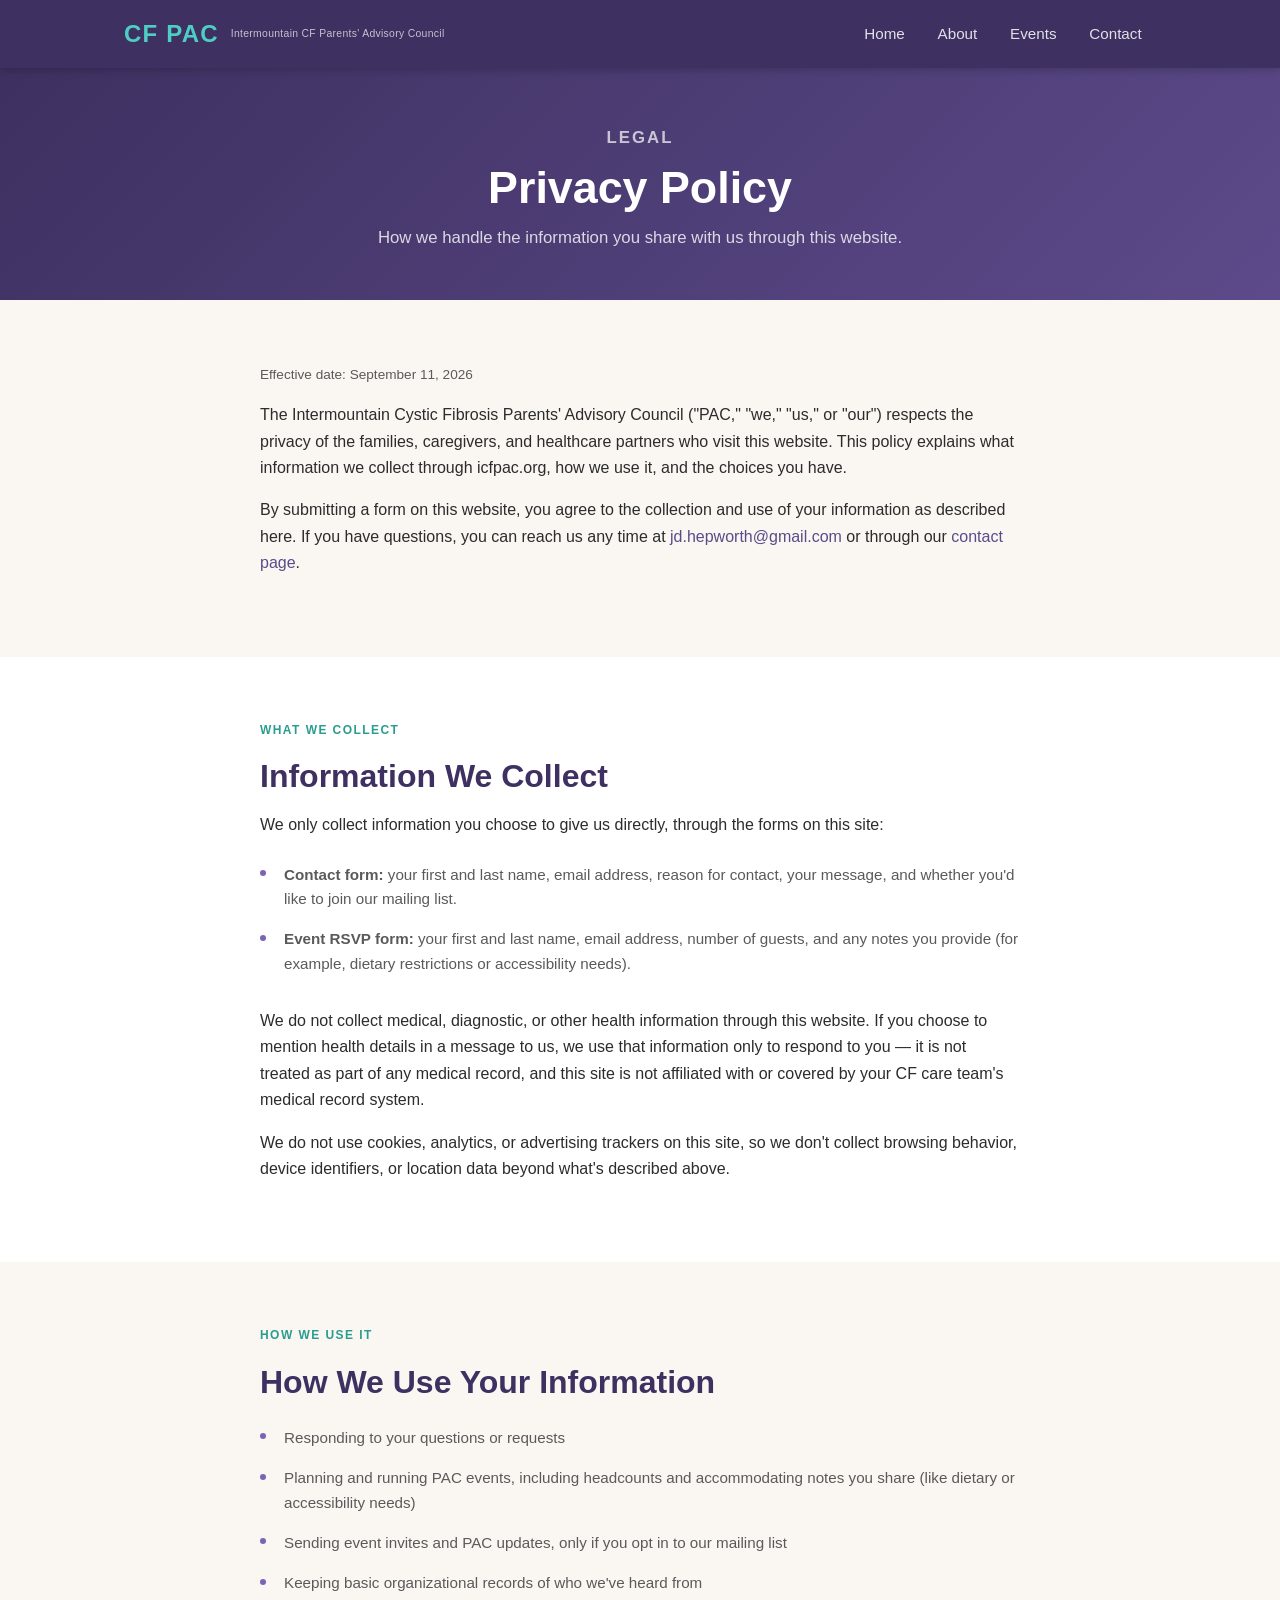
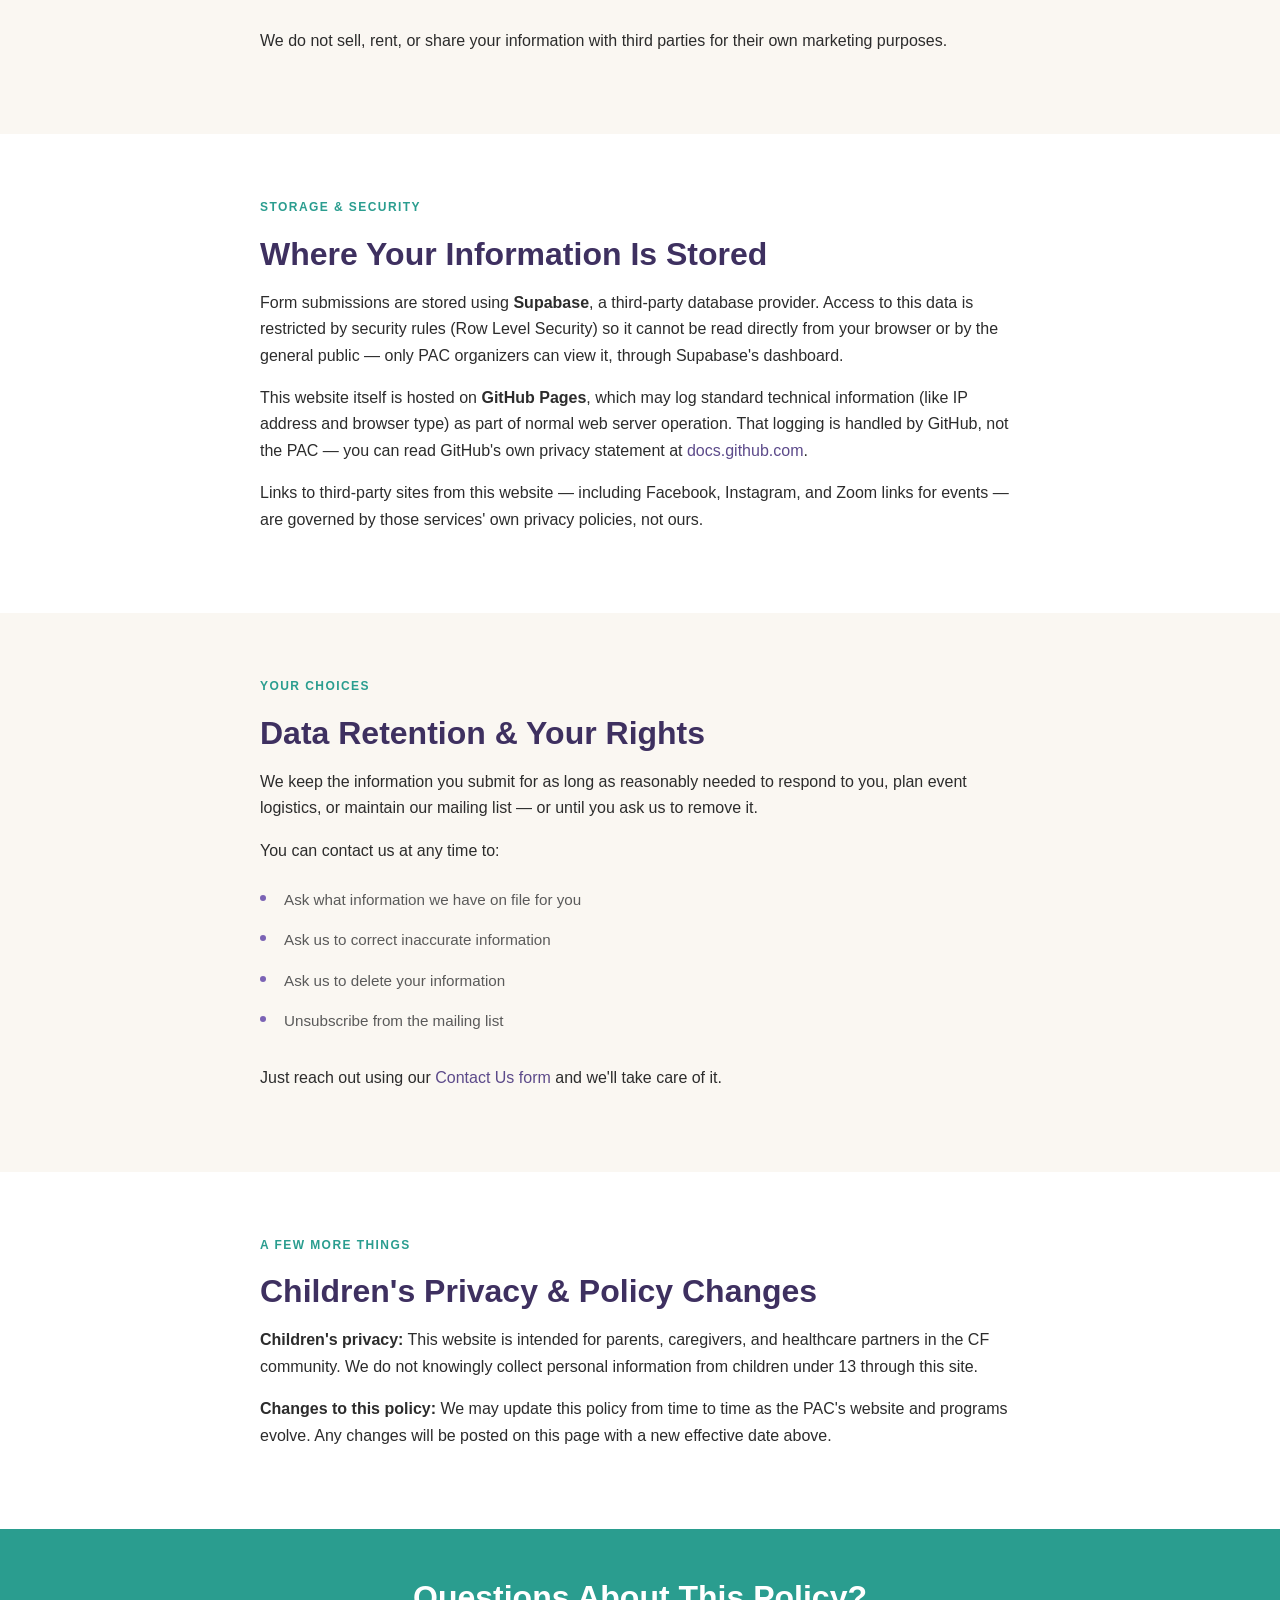
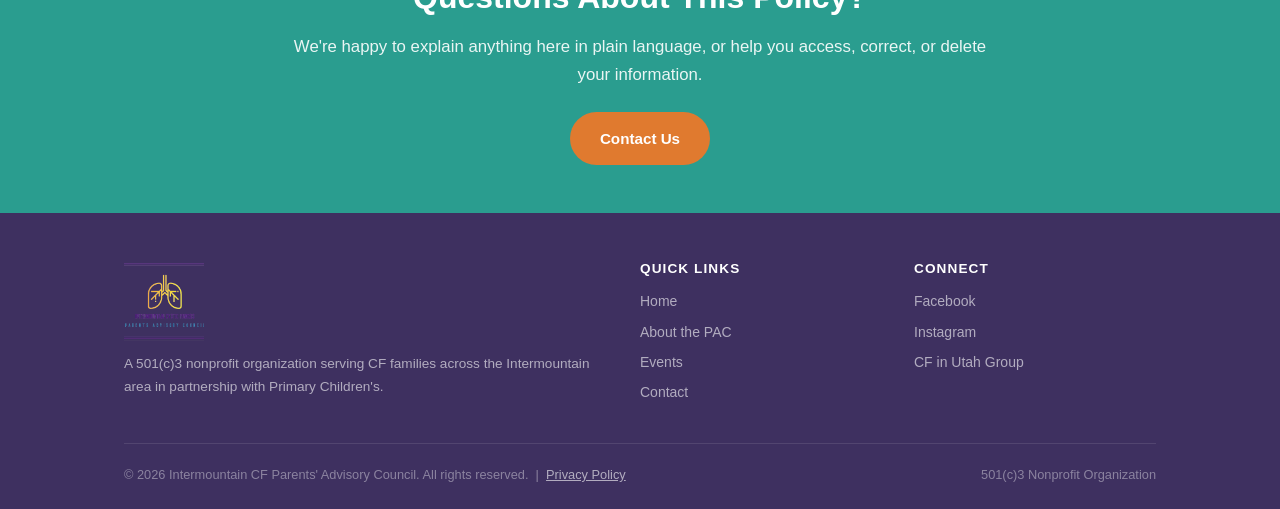
<file: privacy.html>
<!DOCTYPE html>
<html lang="en">
<head>
  <meta charset="UTF-8">
  <meta name="viewport" content="width=device-width, initial-scale=1.0">
  <title>Privacy Policy | Intermountain CF Parents' Advisory Council</title>
  <meta name="description" content="How the Intermountain CF Parents' Advisory Council collects, uses, and protects information submitted through this website.">
  <link rel="icon" type="image/x-icon" href="favicon.ico">
  <link rel="apple-touch-icon" href="images/apple-touch-icon.png">
  <link rel="stylesheet" href="css/style.css">
</head>
<body>

  <!-- Navigation -->
  <header class="site-header">
    <nav class="nav-inner">
      <a href="index.html" class="nav-logo">
        <span class="logo-abbr">CF PAC</span>
        <span class="logo-full">Intermountain CF Parents' Advisory Council</span>
      </a>
      <button class="nav-toggle" aria-label="Toggle menu" id="navToggle">
        <span></span><span></span><span></span>
      </button>
      <ul class="nav-links" id="navLinks">
        <li><a href="index.html">Home</a></li>
        <li><a href="about.html">About</a></li>
        <li><a href="events.html">Events</a></li>
        <li><a href="contact.html">Contact</a></li>
      </ul>
    </nav>
  </header>

  <!-- Page Header -->
  <section class="page-header">
    <div class="container">
      <p class="section-label" style="color: rgba(255,255,255,0.7);">Legal</p>
      <h1>Privacy Policy</h1>
      <p>How we handle the information you share with us through this website.</p>
    </div>
  </section>

  <!-- Overview -->
  <section class="bg-cream">
    <div class="container">
      <div class="policy-section">
        <p class="policy-meta">Effective date: September 11, 2026</p>
        <p>The Intermountain Cystic Fibrosis Parents' Advisory Council ("PAC," "we," "us," or "our") respects the privacy of the families, caregivers, and healthcare partners who visit this website. This policy explains what information we collect through icfpac.org, how we use it, and the choices you have.</p>
        <p>By submitting a form on this website, you agree to the collection and use of your information as described here. If you have questions, you can reach us any time at <a href="mailto:jd.hepworth@gmail.com">jd.hepworth@gmail.com</a> or through our <a href="contact.html">contact page</a>.</p>
      </div>
    </div>
  </section>

  <!-- Information We Collect -->
  <section class="bg-white">
    <div class="container">
      <div class="policy-section">
        <p class="section-label">What We Collect</p>
        <h2 class="section-title">Information We Collect</h2>
        <p>We only collect information you choose to give us directly, through the forms on this site:</p>
        <ul class="policy-list">
          <li><strong>Contact form:</strong> your first and last name, email address, reason for contact, your message, and whether you'd like to join our mailing list.</li>
          <li><strong>Event RSVP form:</strong> your first and last name, email address, number of guests, and any notes you provide (for example, dietary restrictions or accessibility needs).</li>
        </ul>
        <p>We do not collect medical, diagnostic, or other health information through this website. If you choose to mention health details in a message to us, we use that information only to respond to you — it is not treated as part of any medical record, and this site is not affiliated with or covered by your CF care team's medical record system.</p>
        <p>We do not use cookies, analytics, or advertising trackers on this site, so we don't collect browsing behavior, device identifiers, or location data beyond what's described above.</p>
      </div>
    </div>
  </section>

  <!-- How We Use It -->
  <section class="bg-cream">
    <div class="container">
      <div class="policy-section">
        <p class="section-label">How We Use It</p>
        <h2 class="section-title">How We Use Your Information</h2>
        <ul class="policy-list">
          <li>Responding to your questions or requests</li>
          <li>Planning and running PAC events, including headcounts and accommodating notes you share (like dietary or accessibility needs)</li>
          <li>Sending event invites and PAC updates, only if you opt in to our mailing list</li>
          <li>Keeping basic organizational records of who we've heard from</li>
        </ul>
        <p>We do not sell, rent, or share your information with third parties for their own marketing purposes.</p>
      </div>
    </div>
  </section>

  <!-- Where It's Stored -->
  <section class="bg-white">
    <div class="container">
      <div class="policy-section">
        <p class="section-label">Storage &amp; Security</p>
        <h2 class="section-title">Where Your Information Is Stored</h2>
        <p>Form submissions are stored using <strong>Supabase</strong>, a third-party database provider. Access to this data is restricted by security rules (Row Level Security) so it cannot be read directly from your browser or by the general public — only PAC organizers can view it, through Supabase's dashboard.</p>
        <p>This website itself is hosted on <strong>GitHub Pages</strong>, which may log standard technical information (like IP address and browser type) as part of normal web server operation. That logging is handled by GitHub, not the PAC — you can read GitHub's own privacy statement at <a href="https://docs.github.com/en/site-policy/privacy-policies/github-general-privacy-statement" target="_blank" rel="noopener">docs.github.com</a>.</p>
        <p>Links to third-party sites from this website — including Facebook, Instagram, and Zoom links for events — are governed by those services' own privacy policies, not ours.</p>
      </div>
    </div>
  </section>

  <!-- Retention & Choices -->
  <section class="bg-cream">
    <div class="container">
      <div class="policy-section">
        <p class="section-label">Your Choices</p>
        <h2 class="section-title">Data Retention &amp; Your Rights</h2>
        <p>We keep the information you submit for as long as reasonably needed to respond to you, plan event logistics, or maintain our mailing list — or until you ask us to remove it.</p>
        <p>You can contact us at any time to:</p>
        <ul class="policy-list">
          <li>Ask what information we have on file for you</li>
          <li>Ask us to correct inaccurate information</li>
          <li>Ask us to delete your information</li>
          <li>Unsubscribe from the mailing list</li>
        </ul>
        <p>Just reach out using our <a href="contact.html">Contact Us form</a> and we'll take care of it.</p>
      </div>
    </div>
  </section>

  <!-- Children's Privacy & Changes -->
  <section class="bg-white">
    <div class="container">
      <div class="policy-section">
        <p class="section-label">A Few More Things</p>
        <h2 class="section-title">Children's Privacy &amp; Policy Changes</h2>
        <p><strong>Children's privacy:</strong> This website is intended for parents, caregivers, and healthcare partners in the CF community. We do not knowingly collect personal information from children under 13 through this site.</p>
        <p><strong>Changes to this policy:</strong> We may update this policy from time to time as the PAC's website and programs evolve. Any changes will be posted on this page with a new effective date above.</p>
      </div>
    </div>
  </section>

  <!-- Contact CTA -->
  <section class="mission-strip">
    <div class="container">
      <h2>Questions About This Policy?</h2>
      <p>We're happy to explain anything here in plain language, or help you access, correct, or delete your information.</p>
      <a href="contact.html" class="btn btn-primary mt-2" style="display: inline-block; margin-top: 1.5rem;">Contact Us</a>
    </div>
  </section>

  <!-- Footer -->
  <footer class="site-footer">
    <div class="container">
      <div class="footer-inner">
        <div class="footer-brand">
          <img src="images/icfpac-logo.png" alt="ICFPAC Logo" class="footer-logo">
          <p>A 501(c)3 nonprofit organization serving CF families across the Intermountain area in partnership with Primary Children's.</p>
        </div>
        <div class="footer-col">
          <h4>Quick Links</h4>
          <ul>
            <li><a href="index.html">Home</a></li>
            <li><a href="about.html">About the PAC</a></li>
            <li><a href="events.html">Events</a></li>
            <li><a href="contact.html">Contact</a></li>
          </ul>
        </div>
        <div class="footer-col">
          <h4>Connect</h4>
          <ul>
            <li><a href="https://www.facebook.com/icf.parentsadvisorycouncil" target="_blank" rel="noopener">Facebook</a></li>
            <li><a href="https://www.instagram.com/cfinutah/" target="_blank" rel="noopener">Instagram</a></li>
            <li><a href="https://www.facebook.com/icf.parentsadvisorycouncil" target="_blank" rel="noopener">CF in Utah Group</a></li>
          </ul>
        </div>
      </div>
      <div class="footer-bottom">
        <span>&copy; 2026 Intermountain CF Parents' Advisory Council. All rights reserved. &nbsp;|&nbsp; <a href="privacy.html">Privacy Policy</a></span>
        <span>501(c)3 Nonprofit Organization</span>
      </div>
    </div>
  </footer>

  <script src="js/main.js"></script>
</body>
</html>
</file>
<file: css/style.css>
/* ============================================
   Intermountain CF Parents' Advisory Council
   Main Stylesheet
   ============================================ */

/* --- Variables --- */
:root {
  --purple:      #5C4A8A;
  --purple-dark: #3E3060;
  --purple-light:#7B63B5;
  --teal:        #2A9D8F;
  --teal-light:  #4ECDC4;
  --orange:      #E07A2F;
  --cream:       #FAF7F2;
  --cream-dark:  #F0EBE0;
  --text:        #2C2C2C;
  --text-light:  #5A5A5A;
  --white:       #FFFFFF;
  --border:      #DDD5C8;
  --shadow:      0 2px 12px rgba(0,0,0,0.09);
  --radius:      10px;
  --font-main:   'Segoe UI', 'Helvetica Neue', Arial, sans-serif;
}

/* --- Reset & Base --- */
*, *::before, *::after { box-sizing: border-box; margin: 0; padding: 0; }

html { scroll-behavior: smooth; }

body {
  font-family: var(--font-main);
  color: var(--text);
  background: var(--cream);
  line-height: 1.65;
  font-size: 16px;
}

img { max-width: 100%; display: block; }
a { color: var(--purple); text-decoration: none; }
a:hover { text-decoration: underline; }

/* --- Typography --- */
h1, h2, h3, h4 {
  line-height: 1.25;
  font-weight: 700;
  color: var(--purple-dark);
}
h1 { font-size: clamp(1.8rem, 4vw, 2.8rem); }
h2 { font-size: clamp(1.4rem, 3vw, 2rem); }
h3 { font-size: 1.2rem; }

p { margin-bottom: 1rem; }
p:last-child { margin-bottom: 0; }

/* --- Layout --- */
.container {
  max-width: 1080px;
  margin: 0 auto;
  padding: 0 1.5rem;
}

section { padding: 4rem 0; }

/* --- Navigation --- */
.site-header {
  background: var(--purple-dark);
  position: sticky;
  top: 0;
  z-index: 100;
  box-shadow: 0 2px 8px rgba(0,0,0,0.2);
}

.nav-inner {
  display: flex;
  align-items: center;
  justify-content: space-between;
  padding: 0.9rem 1.5rem;
  max-width: 1080px;
  margin: 0 auto;
}

.nav-logo {
  display: flex;
  align-items: center;
  gap: 0.75rem;
  color: var(--white);
  text-decoration: none;
}
.nav-logo:hover { text-decoration: none; }
.nav-logo-img {
  height: 52px;
  width: auto;
}
.nav-logo .logo-abbr {
  font-size: 1.5rem;
  font-weight: 800;
  letter-spacing: 0.05em;
  color: var(--teal-light);
}
.nav-logo .logo-full {
  font-size: 0.65rem;
  color: rgba(255,255,255,0.7);
  letter-spacing: 0.03em;
  line-height: 1.2;
}

/* --- Hero Logo --- */
.hero-logo {
  height: 80px;
  width: auto;
  margin: 0 auto 1rem;
}

/* --- Footer Logo --- */
.footer-logo {
  height: 80px;
  width: auto;
  margin-bottom: 0.75rem;
}

.nav-links {
  display: flex;
  list-style: none;
  gap: 0.25rem;
}
.nav-links a {
  color: rgba(255,255,255,0.85);
  padding: 0.5rem 0.9rem;
  border-radius: 6px;
  font-size: 0.95rem;
  font-weight: 500;
  transition: background 0.2s, color 0.2s;
}
.nav-links a:hover,
.nav-links a.active {
  background: rgba(255,255,255,0.12);
  color: var(--white);
  text-decoration: none;
}

.nav-toggle {
  display: none;
  flex-direction: column;
  gap: 5px;
  cursor: pointer;
  background: none;
  border: none;
  padding: 4px;
}
.nav-toggle span {
  display: block;
  width: 26px;
  height: 2px;
  background: var(--white);
  border-radius: 2px;
  transition: 0.3s;
}

/* --- Hero --- */
.hero {
  background: linear-gradient(135deg, var(--purple-dark) 0%, var(--purple) 60%, var(--teal) 100%);
  color: var(--white);
  padding: 5rem 0 4rem;
  text-align: center;
}
.hero h1 { color: var(--white); margin-bottom: 1.25rem; }
.hero p {
  font-size: 1.15rem;
  color: rgba(255,255,255,0.88);
  max-width: 640px;
  margin: 0 auto 2rem;
}
.hero-buttons { display: flex; gap: 1rem; justify-content: center; flex-wrap: wrap; }

/* --- Buttons --- */
.btn {
  display: inline-block;
  padding: 0.75rem 1.75rem;
  border-radius: 50px;
  font-weight: 600;
  font-size: 0.95rem;
  cursor: pointer;
  transition: transform 0.15s, box-shadow 0.15s;
  border: 2px solid transparent;
  text-decoration: none;
}
.btn:hover { transform: translateY(-2px); box-shadow: 0 4px 16px rgba(0,0,0,0.15); text-decoration: none; }
.btn-primary { background: var(--orange); color: var(--white); }
.btn-primary:hover { background: #c8681f; }
.btn-outline { background: transparent; border-color: rgba(255,255,255,0.7); color: var(--white); }
.btn-outline:hover { background: rgba(255,255,255,0.1); }
.btn-teal { background: var(--teal); color: var(--white); }
.btn-teal:hover { background: #228B7E; }

/* --- Section Labels --- */
.section-label {
  text-transform: uppercase;
  font-size: 0.75rem;
  font-weight: 700;
  letter-spacing: 0.12em;
  color: var(--teal);
  margin-bottom: 0.5rem;
}
.section-title { margin-bottom: 1rem; }
.section-intro { color: var(--text-light); max-width: 640px; margin-bottom: 2.5rem; }
.section-centered { text-align: center; }
.section-centered .section-intro { margin-left: auto; margin-right: auto; }

/* --- Cards --- */
.cards {
  display: grid;
  grid-template-columns: repeat(auto-fit, minmax(260px, 1fr));
  gap: 1.5rem;
}

.card {
  background: var(--white);
  border-radius: var(--radius);
  padding: 1.75rem;
  box-shadow: var(--shadow);
  border-top: 4px solid var(--purple-light);
  transition: transform 0.2s, box-shadow 0.2s;
}
.card:hover { transform: translateY(-3px); box-shadow: 0 6px 20px rgba(0,0,0,0.12); }
.card-icon {
  font-size: 2rem;
  margin-bottom: 0.75rem;
}
.card h3 { margin-bottom: 0.5rem; color: var(--purple-dark); }
.card p { color: var(--text-light); font-size: 0.95rem; }

/* --- Mission Strip --- */
.mission-strip {
  background: var(--teal);
  color: var(--white);
  padding: 3rem 0;
  text-align: center;
}
.mission-strip h2 { color: var(--white); margin-bottom: 1rem; }
.mission-strip p { color: rgba(255,255,255,0.9); max-width: 700px; margin: 0 auto; font-size: 1.05rem; }

/* --- About Sections --- */
.two-col {
  display: grid;
  grid-template-columns: 1fr 1fr;
  gap: 3rem;
  align-items: start;
}
@media (max-width: 700px) { .two-col { grid-template-columns: 1fr; } }

.goals-list {
  list-style: none;
  padding: 0;
}
.goals-list li {
  padding: 0.6rem 0 0.6rem 1.75rem;
  position: relative;
  color: var(--text-light);
  font-size: 0.95rem;
  border-bottom: 1px solid var(--border);
}
.goals-list li:last-child { border-bottom: none; }
.goals-list li::before {
  content: '✓';
  position: absolute;
  left: 0;
  color: var(--teal);
  font-weight: 700;
}

/* --- Leadership Grid --- */
.leadership-grid {
  display: grid;
  grid-template-columns: repeat(auto-fit, minmax(220px, 1fr));
  gap: 1.25rem;
}
.role-card {
  background: var(--white);
  border-radius: var(--radius);
  padding: 1.5rem;
  box-shadow: var(--shadow);
  border-left: 4px solid var(--purple-light);
}
.role-card h3 { font-size: 1rem; color: var(--purple-dark); margin-bottom: 0.4rem; }
.role-card p { font-size: 0.875rem; color: var(--text-light); }

/* --- Events --- */
.events-list { display: flex; flex-direction: column; gap: 1.25rem; }

.event-card {
  background: var(--white);
  border-radius: var(--radius);
  padding: 1.5rem 1.75rem;
  box-shadow: var(--shadow);
  display: grid;
  grid-template-columns: 90px 1fr auto;
  gap: 1.25rem;
  align-items: center;
  transition: transform 0.2s;
}
.event-card:hover { transform: translateX(4px); }

.event-date {
  background: var(--purple-dark);
  color: var(--white);
  border-radius: 8px;
  text-align: center;
  padding: 0.75rem 0.5rem;
  min-width: 80px;
}
.event-date .month {
  display: block;
  font-size: 0.7rem;
  text-transform: uppercase;
  letter-spacing: 0.1em;
  color: var(--teal-light);
  font-weight: 600;
}
.event-date .day {
  display: block;
  font-size: 2rem;
  font-weight: 800;
  line-height: 1;
}

.event-info h3 { color: var(--purple-dark); margin-bottom: 0.25rem; }
.event-info p { color: var(--text-light); font-size: 0.9rem; margin: 0; }
.event-meta {
  display: flex;
  gap: 0.5rem;
  flex-wrap: wrap;
  margin-top: 0.4rem;
}
.event-tag {
  background: var(--cream-dark);
  color: var(--purple);
  font-size: 0.75rem;
  font-weight: 600;
  padding: 0.2rem 0.6rem;
  border-radius: 20px;
}

.event-action { text-align: right; }

@media (max-width: 600px) {
  .event-card {
    grid-template-columns: 70px 1fr;
    grid-template-rows: auto auto;
  }
  .event-action {
    grid-column: 2;
    text-align: left;
  }
}

/* --- RSVP Modal --- */
.modal-overlay {
  position: fixed;
  inset: 0;
  background: rgba(44, 44, 44, 0.55);
  display: flex;
  align-items: center;
  justify-content: center;
  padding: 1.5rem;
  z-index: 1000;
}
.modal {
  position: relative;
  background: var(--white);
  border-radius: var(--radius);
  box-shadow: var(--shadow);
  padding: 2rem;
  width: 100%;
  max-width: 480px;
  max-height: calc(100vh - 3rem);
  overflow-y: auto;
}
.modal-close {
  position: absolute;
  top: 0.75rem;
  right: 0.75rem;
  background: none;
  border: none;
  font-size: 1.5rem;
  line-height: 1;
  color: var(--text-light);
  cursor: pointer;
  padding: 0.25rem 0.5rem;
}
.modal-close:hover { color: var(--text); }

/* --- Privacy policy content --- */
.policy-list { list-style: none; padding: 0; margin: 1rem 0 1.5rem; }
.policy-list li {
  padding: 0.5rem 0 0.5rem 1.5rem;
  position: relative;
  color: var(--text-light);
  font-size: 0.95rem;
  line-height: 1.6;
}
.policy-list li::before {
  content: '';
  position: absolute;
  left: 0;
  top: 0.95rem;
  width: 6px;
  height: 6px;
  border-radius: 50%;
  background: var(--purple-light);
}
.policy-section { max-width: 760px; margin: 0 auto; }
.policy-section p { margin-bottom: 1rem; }
.policy-meta { color: var(--text-light); font-size: 0.85rem; }

/* --- Past events --- */
.past-events-heading {
  color: var(--purple-dark);
  font-size: 1.1rem;
  margin: 0.5rem 0 -0.25rem;
  padding-top: 1rem;
  border-top: 1px solid var(--border);
}
.event-card--past { opacity: 0.72; }
.event-card--past:hover { transform: none; }
.btn-passed {
  background: var(--cream-dark);
  color: var(--text-light);
  cursor: default;
}
.btn-passed:hover { transform: none; box-shadow: none; }

/* --- Contact Form --- */
.contact-wrap {
  display: grid;
  grid-template-columns: 1fr 1.5fr;
  gap: 3rem;
  align-items: start;
}
@media (max-width: 700px) { .contact-wrap { grid-template-columns: 1fr; } }

.contact-info h2 { margin-bottom: 1rem; }
.contact-info p { color: var(--text-light); }

.contact-detail {
  display: flex;
  gap: 0.75rem;
  align-items: flex-start;
  margin-top: 1.5rem;
}
.contact-detail-icon { font-size: 1.25rem; margin-top: 0.1rem; }
.contact-detail-text strong { display: block; font-size: 0.85rem; text-transform: uppercase; letter-spacing: 0.05em; color: var(--text-light); }
.contact-detail-text span { color: var(--text); }

.form-card {
  background: var(--white);
  border-radius: var(--radius);
  padding: 2rem;
  box-shadow: var(--shadow);
}
.form-group { margin-bottom: 1.25rem; }
.form-group label {
  display: block;
  font-weight: 600;
  font-size: 0.875rem;
  margin-bottom: 0.4rem;
  color: var(--text);
}
.form-group input,
.form-group select,
.form-group textarea {
  width: 100%;
  border: 1.5px solid var(--border);
  border-radius: 8px;
  padding: 0.65rem 0.9rem;
  font-size: 0.95rem;
  font-family: var(--font-main);
  color: var(--text);
  background: var(--cream);
  transition: border-color 0.2s, box-shadow 0.2s;
}
.form-group input:focus,
.form-group select:focus,
.form-group textarea:focus {
  outline: none;
  border-color: var(--purple-light);
  box-shadow: 0 0 0 3px rgba(92, 74, 138, 0.12);
}
.form-group textarea { resize: vertical; min-height: 120px; }
.form-row { display: grid; grid-template-columns: 1fr 1fr; gap: 1rem; }
@media (max-width: 480px) { .form-row { grid-template-columns: 1fr; } }

/* --- Alternating section bg --- */
.bg-white { background: var(--white); }
.bg-cream { background: var(--cream); }
.bg-purple { background: var(--purple-dark); }
.bg-purple h2, .bg-purple p { color: var(--white); }

/* --- CTA Banner --- */
.cta-banner {
  background: linear-gradient(135deg, var(--purple) 0%, var(--teal) 100%);
  color: var(--white);
  padding: 4rem 0;
  text-align: center;
}
.cta-banner h2 { color: var(--white); margin-bottom: 1rem; }
.cta-banner p { color: rgba(255,255,255,0.88); margin-bottom: 2rem; max-width: 560px; margin-left: auto; margin-right: auto; }

/* --- Footer --- */
.site-footer {
  background: var(--purple-dark);
  color: rgba(255,255,255,0.7);
  padding: 3rem 0 1.5rem;
  font-size: 0.9rem;
}
.footer-inner {
  display: grid;
  grid-template-columns: 2fr 1fr 1fr;
  gap: 2rem;
  margin-bottom: 2rem;
}
@media (max-width: 640px) { .footer-inner { grid-template-columns: 1fr; } }

.footer-brand .logo-abbr { font-size: 1.5rem; font-weight: 800; color: var(--teal-light); }
.footer-brand .logo-full { font-size: 0.7rem; color: rgba(255,255,255,0.5); }
.footer-brand p { margin-top: 0.75rem; color: rgba(255,255,255,0.6); font-size: 0.85rem; }

.footer-col h4 { color: var(--white); font-size: 0.85rem; text-transform: uppercase; letter-spacing: 0.08em; margin-bottom: 0.75rem; }
.footer-col ul { list-style: none; }
.footer-col ul li { margin-bottom: 0.4rem; }
.footer-col ul a { color: rgba(255,255,255,0.6); font-size: 0.875rem; }
.footer-col ul a:hover { color: var(--white); text-decoration: none; }

.footer-bottom {
  border-top: 1px solid rgba(255,255,255,0.1);
  padding-top: 1.25rem;
  display: flex;
  justify-content: space-between;
  align-items: center;
  flex-wrap: wrap;
  gap: 0.5rem;
  font-size: 0.8rem;
  color: rgba(255,255,255,0.4);
}
.footer-bottom a { color: rgba(255,255,255,0.6); text-decoration: underline; }
.footer-bottom a:hover { color: var(--white); }

/* --- Page Header --- */
.page-header {
  background: linear-gradient(135deg, var(--purple-dark) 0%, var(--purple) 100%);
  color: var(--white);
  padding: 3.5rem 0 3rem;
  text-align: center;
}
.page-header h1 { color: var(--white); margin-bottom: 0.5rem; }
.page-header p { color: rgba(255,255,255,0.8); font-size: 1.05rem; }

/* --- Responsive Nav --- */
@media (max-width: 700px) {
  .nav-toggle { display: flex; }
  .nav-links {
    display: none;
    flex-direction: column;
    position: absolute;
    top: 100%;
    left: 0;
    right: 0;
    background: var(--purple-dark);
    padding: 1rem 1.5rem;
    gap: 0.25rem;
    box-shadow: 0 4px 12px rgba(0,0,0,0.2);
  }
  .nav-links.open { display: flex; }
  .site-header { position: relative; }
}

/* --- Utilities --- */
.text-center { text-align: center; }
.mt-1 { margin-top: 1rem; }
.mt-2 { margin-top: 2rem; }
.mb-1 { margin-bottom: 1rem; }
</file>
